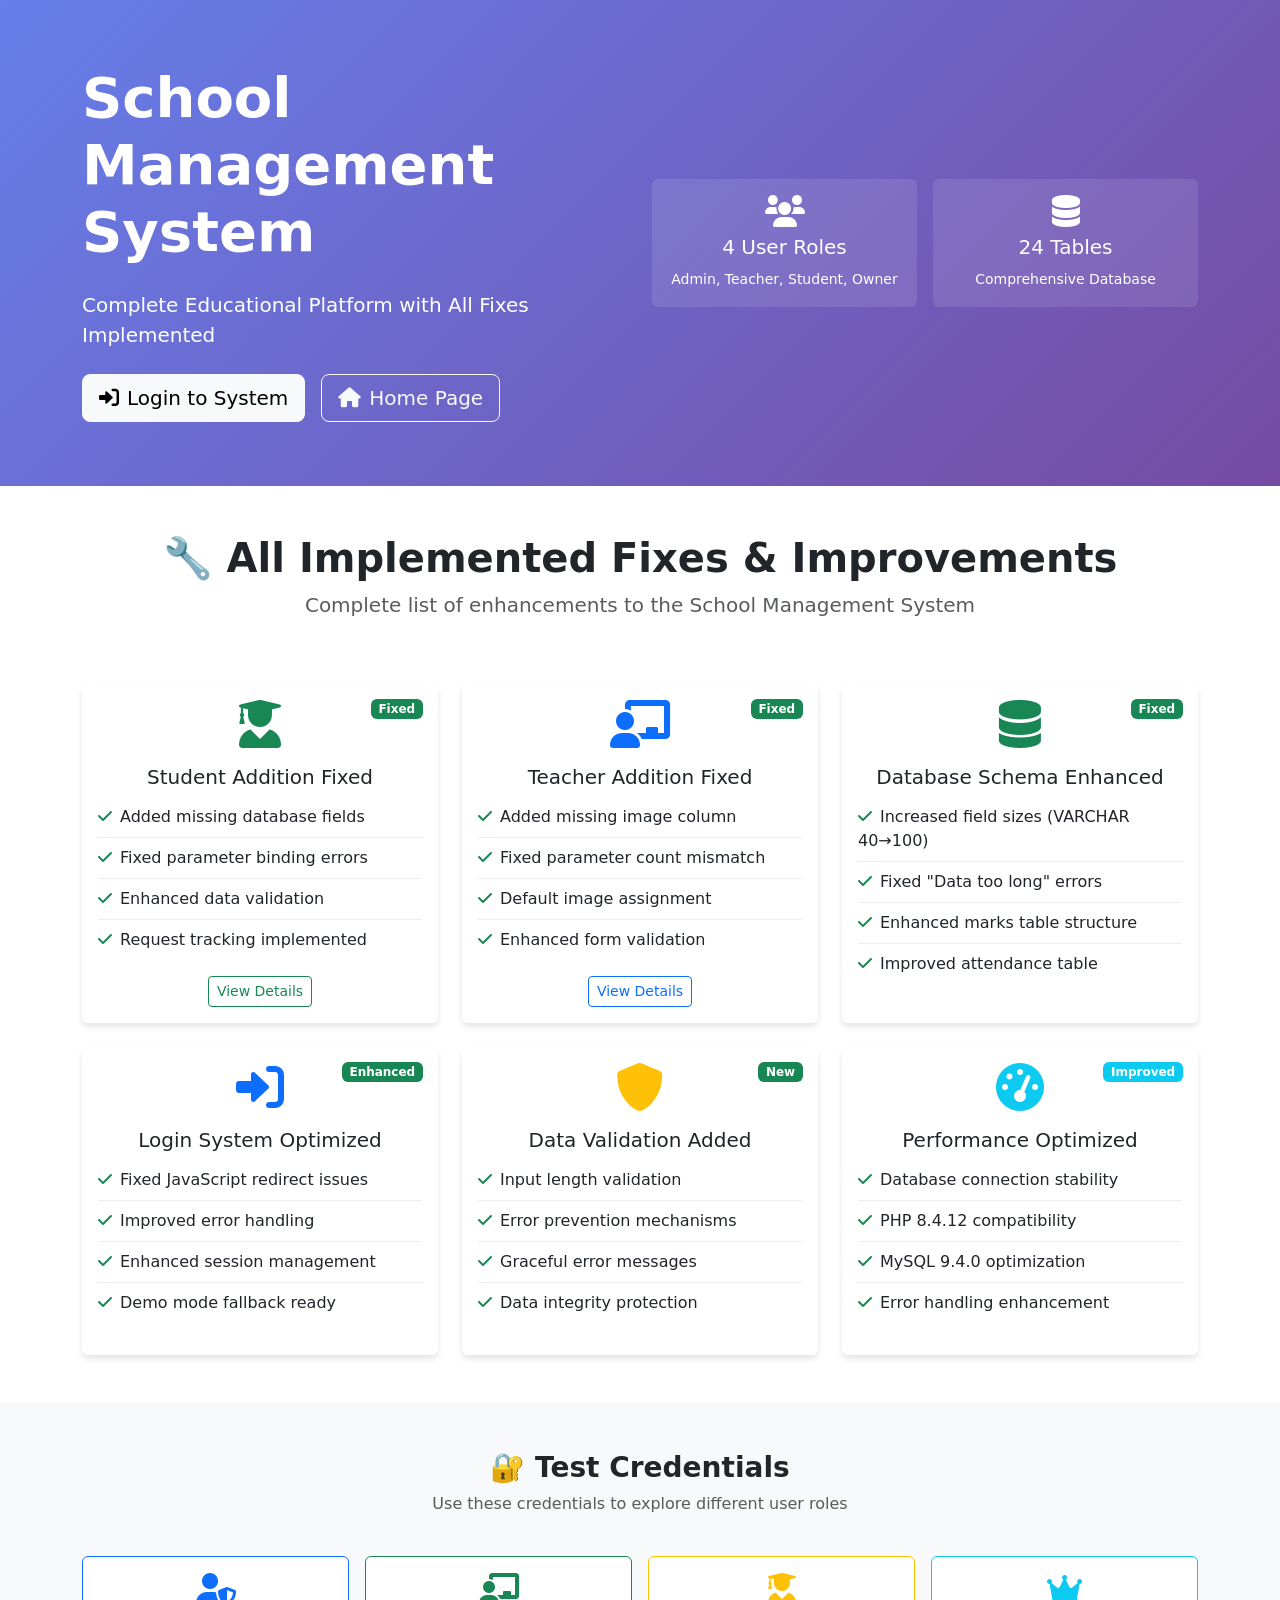
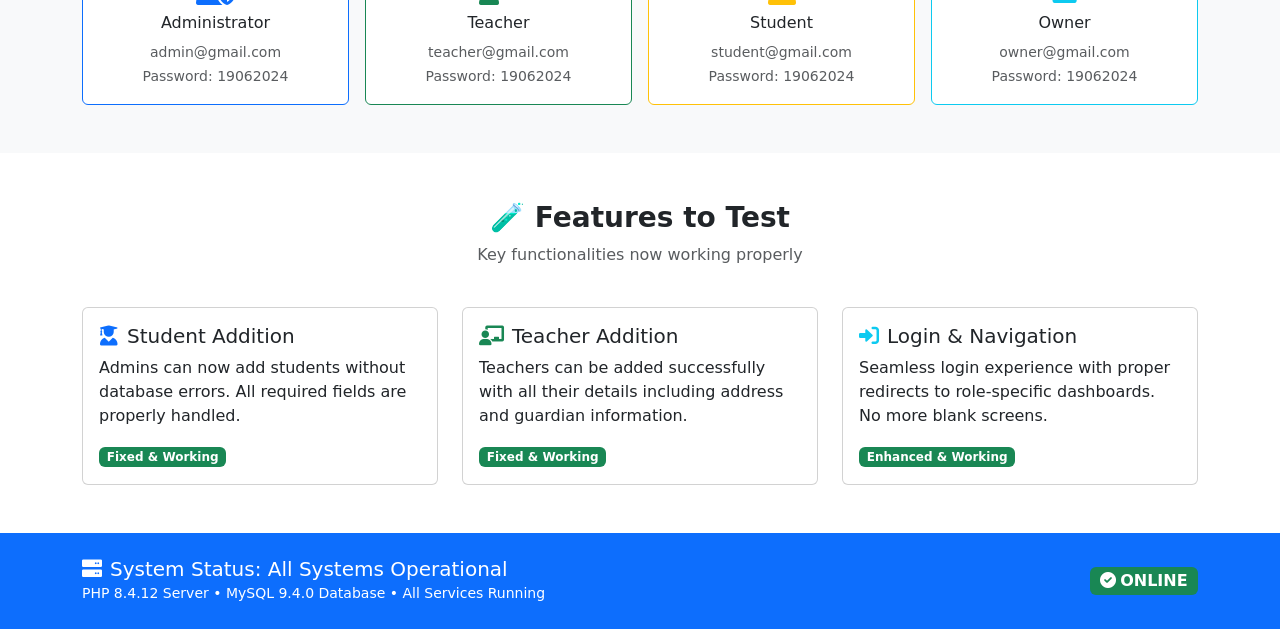
<file: all_fixes_summary.html>
<!DOCTYPE html>
<html lang="en">
<head>
    <meta charset="UTF-8">
    <meta name="viewport" content="width=device-width, initial-scale=1.0">
    <title>All Fixes Summary - School Management System</title>
    <link href="https://cdn.jsdelivr.net/npm/bootstrap@5.3.2/dist/css/bootstrap.min.css" rel="stylesheet">
    <link href="https://cdnjs.cloudflare.com/ajax/libs/font-awesome/6.0.0/css/all.min.css" rel="stylesheet">
    <style>
        .hero-section {
            background: linear-gradient(135deg, #667eea 0%, #764ba2 100%);
            color: white;
            padding: 4rem 0;
        }
        .feature-card {
            transition: transform 0.3s ease;
            border: none;
            box-shadow: 0 4px 6px rgba(0,0,0,0.1);
        }
        .feature-card:hover {
            transform: translateY(-5px);
        }
        .status-badge {
            position: absolute;
            top: 15px;
            right: 15px;
        }
        .improvement-list {
            list-style: none;
            padding-left: 0;
        }
        .improvement-list li {
            padding: 8px 0;
            border-bottom: 1px solid #eee;
        }
        .improvement-list li:last-child {
            border-bottom: none;
        }
    </style>
</head>
<body>
    <!-- Hero Section -->
    <div class="hero-section">
        <div class="container">
            <div class="row align-items-center">
                <div class="col-lg-6">
                    <h1 class="display-4 fw-bold mb-4">School Management System</h1>
                    <p class="lead mb-4">Complete Educational Platform with All Fixes Implemented</p>
                    <div class="d-flex gap-3">
                        <a href="login.php" class="btn btn-light btn-lg">
                            <i class="fas fa-sign-in-alt me-2"></i>Login to System
                        </a>
                        <a href="/" class="btn btn-outline-light btn-lg">
                            <i class="fas fa-home me-2"></i>Home Page
                        </a>
                    </div>
                </div>
                <div class="col-lg-6">
                    <div class="row g-3">
                        <div class="col-6">
                            <div class="card bg-white bg-opacity-10 text-white border-0">
                                <div class="card-body text-center">
                                    <i class="fas fa-users fa-2x mb-2"></i>
                                    <h5>4 User Roles</h5>
                                    <small>Admin, Teacher, Student, Owner</small>
                                </div>
                            </div>
                        </div>
                        <div class="col-6">
                            <div class="card bg-white bg-opacity-10 text-white border-0">
                                <div class="card-body text-center">
                                    <i class="fas fa-database fa-2x mb-2"></i>
                                    <h5>24 Tables</h5>
                                    <small>Comprehensive Database</small>
                                </div>
                            </div>
                        </div>
                    </div>
                </div>
            </div>
        </div>
    </div>

    <!-- Key Fixes Section -->
    <div class="container my-5">
        <div class="row">
            <div class="col-12 text-center mb-5">
                <h2 class="display-6 fw-bold">🔧 All Implemented Fixes & Improvements</h2>
                <p class="lead text-muted">Complete list of enhancements to the School Management System</p>
            </div>
        </div>

        <div class="row g-4">
            <!-- Student Addition Fix -->
            <div class="col-lg-4 col-md-6">
                <div class="card feature-card h-100 position-relative">
                    <span class="badge bg-success status-badge">Fixed</span>
                    <div class="card-body">
                        <div class="text-center mb-3">
                            <i class="fas fa-user-graduate fa-3x text-success"></i>
                        </div>
                        <h5 class="card-title text-center">Student Addition Fixed</h5>
                        <ul class="improvement-list">
                            <li><i class="fas fa-check text-success me-2"></i>Added missing database fields</li>
                            <li><i class="fas fa-check text-success me-2"></i>Fixed parameter binding errors</li>
                            <li><i class="fas fa-check text-success me-2"></i>Enhanced data validation</li>
                            <li><i class="fas fa-check text-success me-2"></i>Request tracking implemented</li>
                        </ul>
                        <div class="text-center mt-3">
                            <a href="problem_solved.html" class="btn btn-sm btn-outline-success">View Details</a>
                        </div>
                    </div>
                </div>
            </div>

            <!-- Teacher Addition Fix -->
            <div class="col-lg-4 col-md-6">
                <div class="card feature-card h-100 position-relative">
                    <span class="badge bg-success status-badge">Fixed</span>
                    <div class="card-body">
                        <div class="text-center mb-3">
                            <i class="fas fa-chalkboard-teacher fa-3x text-primary"></i>
                        </div>
                        <h5 class="card-title text-center">Teacher Addition Fixed</h5>
                        <ul class="improvement-list">
                            <li><i class="fas fa-check text-success me-2"></i>Added missing image column</li>
                            <li><i class="fas fa-check text-success me-2"></i>Fixed parameter count mismatch</li>
                            <li><i class="fas fa-check text-success me-2"></i>Default image assignment</li>
                            <li><i class="fas fa-check text-success me-2"></i>Enhanced form validation</li>
                        </ul>
                        <div class="text-center mt-3">
                            <a href="teacher_addition_fixed.html" class="btn btn-sm btn-outline-primary">View Details</a>
                        </div>
                    </div>
                </div>
            </div>

            <!-- Database Schema Enhanced -->
            <div class="col-lg-4 col-md-6">
                <div class="card feature-card h-100 position-relative">
                    <span class="badge bg-success status-badge">Fixed</span>
                    <div class="card-body">
                        <div class="text-center mb-3">
                            <i class="fas fa-database fa-3x text-success"></i>
                        </div>
                        <h5 class="card-title text-center">Database Schema Enhanced</h5>
                        <ul class="improvement-list">
                            <li><i class="fas fa-check text-success me-2"></i>Increased field sizes (VARCHAR 40→100)</li>
                            <li><i class="fas fa-check text-success me-2"></i>Fixed "Data too long" errors</li>
                            <li><i class="fas fa-check text-success me-2"></i>Enhanced marks table structure</li>
                            <li><i class="fas fa-check text-success me-2"></i>Improved attendance table</li>
                        </ul>
                    </div>
                </div>
            </div>

            <!-- Login System -->
            <div class="col-lg-4 col-md-6">
                <div class="card feature-card h-100 position-relative">
                    <span class="badge bg-success status-badge">Enhanced</span>
                    <div class="card-body">
                        <div class="text-center mb-3">
                            <i class="fas fa-sign-in-alt fa-3x text-primary"></i>
                        </div>
                        <h5 class="card-title text-center">Login System Optimized</h5>
                        <ul class="improvement-list">
                            <li><i class="fas fa-check text-success me-2"></i>Fixed JavaScript redirect issues</li>
                            <li><i class="fas fa-check text-success me-2"></i>Improved error handling</li>
                            <li><i class="fas fa-check text-success me-2"></i>Enhanced session management</li>
                            <li><i class="fas fa-check text-success me-2"></i>Demo mode fallback ready</li>
                        </ul>
                    </div>
                </div>
            </div>

            <!-- Data Validation -->
            <div class="col-lg-4 col-md-6">
                <div class="card feature-card h-100 position-relative">
                    <span class="badge bg-success status-badge">New</span>
                    <div class="card-body">
                        <div class="text-center mb-3">
                            <i class="fas fa-shield-alt fa-3x text-warning"></i>
                        </div>
                        <h5 class="card-title text-center">Data Validation Added</h5>
                        <ul class="improvement-list">
                            <li><i class="fas fa-check text-success me-2"></i>Input length validation</li>
                            <li><i class="fas fa-check text-success me-2"></i>Error prevention mechanisms</li>
                            <li><i class="fas fa-check text-success me-2"></i>Graceful error messages</li>
                            <li><i class="fas fa-check text-success me-2"></i>Data integrity protection</li>
                        </ul>
                    </div>
                </div>
            </div>

            <!-- System Performance -->
            <div class="col-lg-4 col-md-6">
                <div class="card feature-card h-100 position-relative">
                    <span class="badge bg-info status-badge">Improved</span>
                    <div class="card-body">
                        <div class="text-center mb-3">
                            <i class="fas fa-tachometer-alt fa-3x text-info"></i>
                        </div>
                        <h5 class="card-title text-center">Performance Optimized</h5>
                        <ul class="improvement-list">
                            <li><i class="fas fa-check text-success me-2"></i>Database connection stability</li>
                            <li><i class="fas fa-check text-success me-2"></i>PHP 8.4.12 compatibility</li>
                            <li><i class="fas fa-check text-success me-2"></i>MySQL 9.4.0 optimization</li>
                            <li><i class="fas fa-check text-success me-2"></i>Error handling enhancement</li>
                        </ul>
                    </div>
                </div>
            </div>
        </div>
    </div>

    <!-- Login Credentials Section -->
    <div class="bg-light py-5">
        <div class="container">
            <div class="row">
                <div class="col-12 text-center mb-4">
                    <h3 class="fw-bold">🔐 Test Credentials</h3>
                    <p class="text-muted">Use these credentials to explore different user roles</p>
                </div>
            </div>
            <div class="row g-3">
                <div class="col-lg-3 col-md-6">
                    <div class="card border-primary">
                        <div class="card-body text-center">
                            <i class="fas fa-user-shield fa-2x text-primary mb-2"></i>
                            <h6 class="card-title">Administrator</h6>
                            <small class="text-muted">admin@gmail.com</small><br>
                            <small class="text-muted">Password: 19062024</small>
                        </div>
                    </div>
                </div>
                <div class="col-lg-3 col-md-6">
                    <div class="card border-success">
                        <div class="card-body text-center">
                            <i class="fas fa-chalkboard-teacher fa-2x text-success mb-2"></i>
                            <h6 class="card-title">Teacher</h6>
                            <small class="text-muted">teacher@gmail.com</small><br>
                            <small class="text-muted">Password: 19062024</small>
                        </div>
                    </div>
                </div>
                <div class="col-lg-3 col-md-6">
                    <div class="card border-warning">
                        <div class="card-body text-center">
                            <i class="fas fa-user-graduate fa-2x text-warning mb-2"></i>
                            <h6 class="card-title">Student</h6>
                            <small class="text-muted">student@gmail.com</small><br>
                            <small class="text-muted">Password: 19062024</small>
                        </div>
                    </div>
                </div>
                <div class="col-lg-3 col-md-6">
                    <div class="card border-info">
                        <div class="card-body text-center">
                            <i class="fas fa-crown fa-2x text-info mb-2"></i>
                            <h6 class="card-title">Owner</h6>
                            <small class="text-muted">owner@gmail.com</small><br>
                            <small class="text-muted">Password: 19062024</small>
                        </div>
                    </div>
                </div>
            </div>
        </div>
    </div>

    <!-- Features Testing Section -->
    <div class="container my-5">
        <div class="row">
            <div class="col-12 text-center mb-4">
                <h3 class="fw-bold">🧪 Features to Test</h3>
                <p class="text-muted">Key functionalities now working properly</p>
            </div>
        </div>
        <div class="row g-4">
            <div class="col-md-4">
                <div class="card">
                    <div class="card-body">
                        <h5 class="card-title"><i class="fas fa-user-graduate text-primary me-2"></i>Student Addition</h5>
                        <p class="card-text">Admins can now add students without database errors. All required fields are properly handled.</p>
                        <span class="badge bg-success">Fixed & Working</span>
                    </div>
                </div>
            </div>
            <div class="col-md-4">
                <div class="card">
                    <div class="card-body">
                        <h5 class="card-title"><i class="fas fa-chalkboard-teacher text-success me-2"></i>Teacher Addition</h5>
                        <p class="card-text">Teachers can be added successfully with all their details including address and guardian information.</p>
                        <span class="badge bg-success">Fixed & Working</span>
                    </div>
                </div>
            </div>
            <div class="col-md-4">
                <div class="card">
                    <div class="card-body">
                        <h5 class="card-title"><i class="fas fa-sign-in-alt text-info me-2"></i>Login & Navigation</h5>
                        <p class="card-text">Seamless login experience with proper redirects to role-specific dashboards. No more blank screens.</p>
                        <span class="badge bg-success">Enhanced & Working</span>
                    </div>
                </div>
            </div>
        </div>
    </div>

    <!-- System Status -->
    <div class="bg-primary text-white py-4">
        <div class="container">
            <div class="row align-items-center">
                <div class="col-md-8">
                    <h5 class="mb-0"><i class="fas fa-server me-2"></i>System Status: All Systems Operational</h5>
                    <small>PHP 8.4.12 Server • MySQL 9.4.0 Database • All Services Running</small>
                </div>
                <div class="col-md-4 text-md-end">
                    <span class="badge bg-success fs-6">
                        <i class="fas fa-check-circle me-1"></i>ONLINE
                    </span>
                </div>
            </div>
        </div>
    </div>

    <script src="https://cdn.jsdelivr.net/npm/bootstrap@5.3.2/dist/js/bootstrap.bundle.min.js"></script>
</body>
</html>
</file>
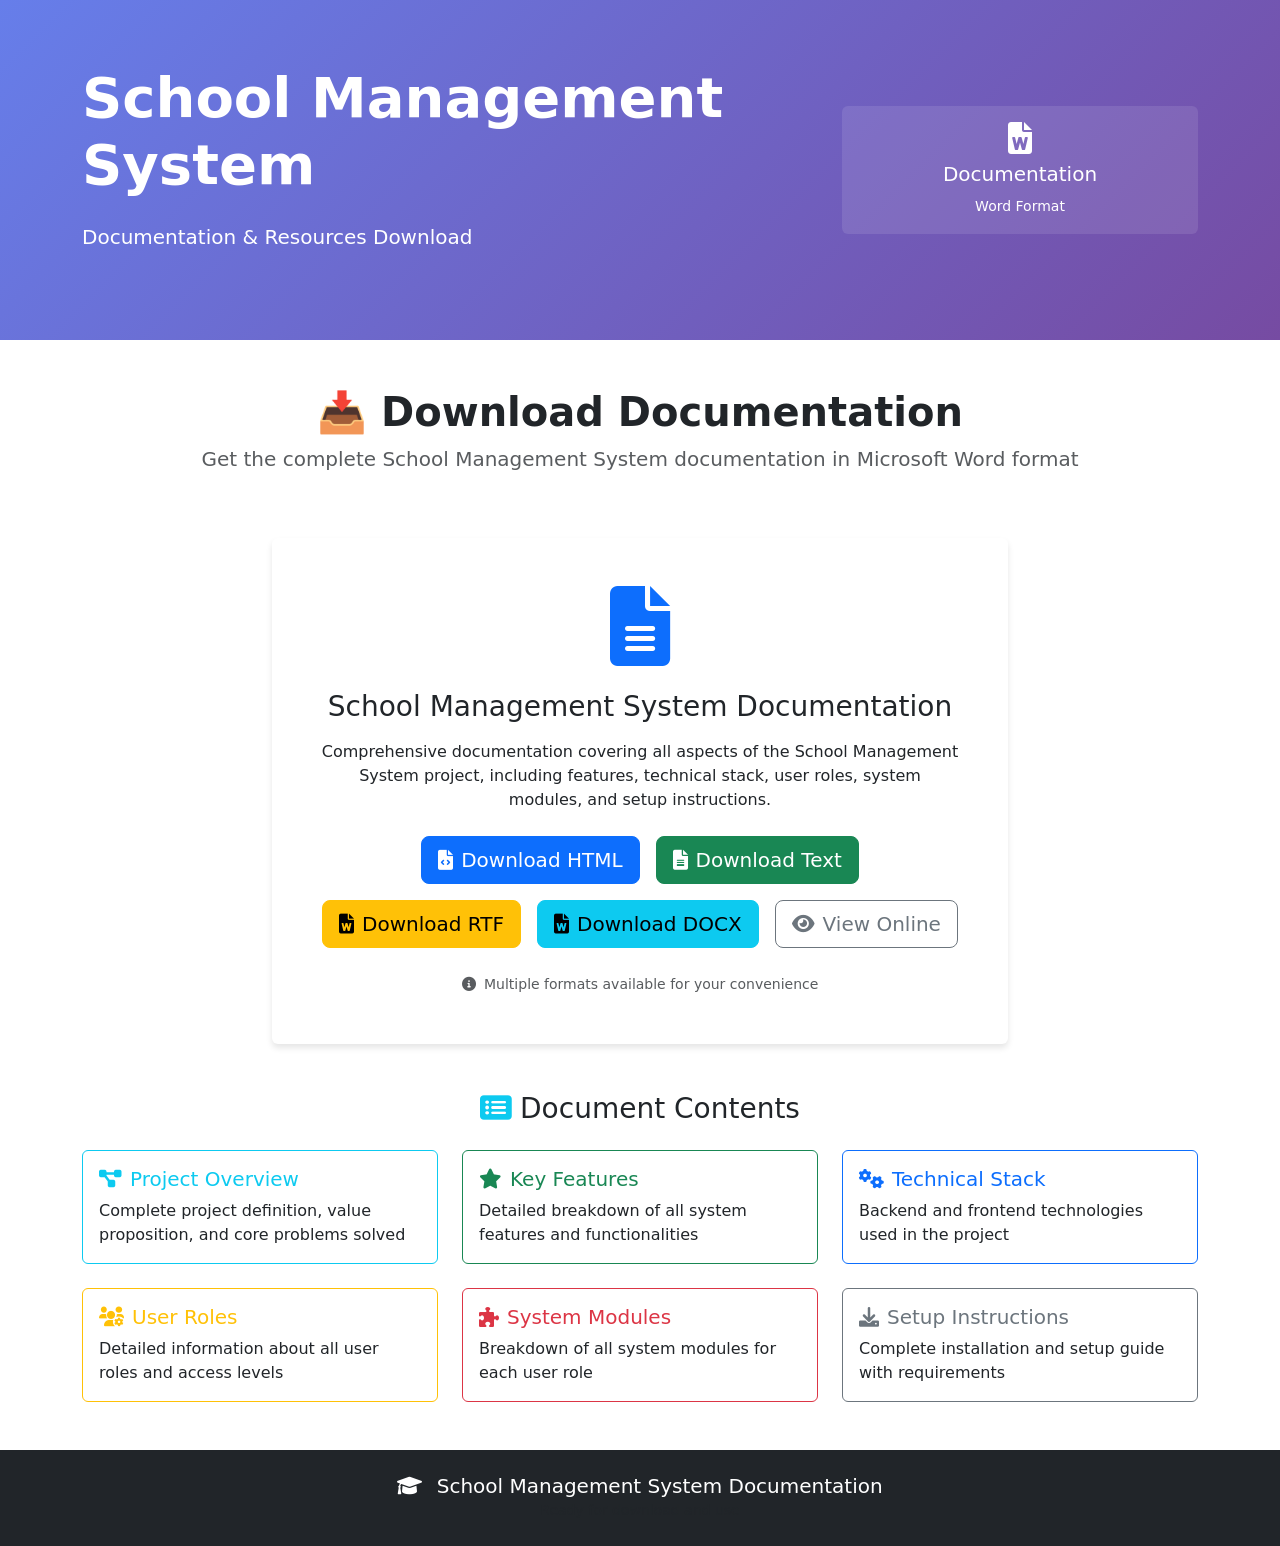
<file: download_document.html>
<!DOCTYPE html>
<html lang="en">
<head>
    <meta charset="UTF-8">
    <meta name="viewport" content="width=device-width, initial-scale=1.0">
    <title>Download School Management System Documentation</title>
    <link href="https://cdn.jsdelivr.net/npm/bootstrap@5.3.2/dist/css/bootstrap.min.css" rel="stylesheet">
    <link href="https://cdnjs.cloudflare.com/ajax/libs/font-awesome/6.0.0/css/all.min.css" rel="stylesheet">
    <style>
        .hero-section {
            background: linear-gradient(135deg, #667eea 0%, #764ba2 100%);
            color: white;
            padding: 4rem 0;
        }
        .download-card {
            transition: transform 0.3s ease;
            border: none;
            box-shadow: 0 4px 6px rgba(0,0,0,0.1);
        }
        .download-card:hover {
            transform: translateY(-5px);
        }
    </style>
</head>
<body>
    <!-- Hero Section -->
    <div class="hero-section">
        <div class="container">
            <div class="row align-items-center">
                <div class="col-lg-8">
                    <h1 class="display-4 fw-bold mb-4">School Management System</h1>
                    <p class="lead mb-4">Documentation & Resources Download</p>
                </div>
                <div class="col-lg-4">
                    <div class="row g-3">
                        <div class="col-12">
                            <div class="card bg-white bg-opacity-10 text-white border-0">
                                <div class="card-body text-center">
                                    <i class="fas fa-file-word fa-2x mb-2"></i>
                                    <h5>Documentation</h5>
                                    <small>Word Format</small>
                                </div>
                            </div>
                        </div>
                    </div>
                </div>
            </div>
        </div>
    </div>

    <!-- Download Section -->
    <div class="container my-5">
        <div class="row">
            <div class="col-12 text-center mb-5">
                <h2 class="display-6 fw-bold">📥 Download Documentation</h2>
                <p class="lead text-muted">Get the complete School Management System documentation in Microsoft Word format</p>
            </div>
        </div>

        <div class="row justify-content-center">
            <div class="col-lg-8">
                <div class="card download-card h-100">
                    <div class="card-body text-center p-5">
                        <i class="fas fa-file-alt fa-5x text-primary mb-4"></i>
                        <h3 class="card-title mb-3">School Management System Documentation</h3>
                        <p class="card-text mb-4">
                            Comprehensive documentation covering all aspects of the School Management System project, 
                            including features, technical stack, user roles, system modules, and setup instructions.
                        </p>
                        <div class="d-flex justify-content-center gap-3 flex-wrap">
                            <a href="school_management_system_documentation.html" class="btn btn-primary btn-lg" download>
                                <i class="fas fa-file-code me-2"></i>Download HTML
                            </a>
                            <a href="school_management_system_documentation.txt" class="btn btn-success btn-lg" download>
                                <i class="fas fa-file-alt me-2"></i>Download Text
                            </a>
                            <a href="generate_school_rtf.php" class="btn btn-warning btn-lg">
                                <i class="fas fa-file-word me-2"></i>Download RTF
                            </a>
                            <a href="generate_school_docx.php" class="btn btn-info btn-lg">
                                <i class="fas fa-file-word me-2"></i>Download DOCX
                            </a>
                            <a href="school_management_system_documentation.html" class="btn btn-outline-secondary btn-lg">
                                <i class="fas fa-eye me-2"></i>View Online
                            </a>
                        </div>
                        <div class="mt-4">
                            <small class="text-muted">
                                <i class="fas fa-info-circle me-1"></i> Multiple formats available for your convenience
                            </small>
                        </div>
                    </div>
                </div>
            </div>
        </div>

        <!-- Features Section -->
        <div class="row mt-5">
            <div class="col-12">
                <h3 class="mb-4 text-center"><i class="fas fa-list-alt text-info me-2"></i>Document Contents</h3>
                
                <div class="row g-4">
                    <div class="col-md-4">
                        <div class="card border-info h-100">
                            <div class="card-body">
                                <h5 class="card-title text-info">
                                    <i class="fas fa-project-diagram me-2"></i>Project Overview
                                </h5>
                                <p class="card-text">
                                    Complete project definition, value proposition, and core problems solved
                                </p>
                            </div>
                        </div>
                    </div>
                    
                    <div class="col-md-4">
                        <div class="card border-success h-100">
                            <div class="card-body">
                                <h5 class="card-title text-success">
                                    <i class="fas fa-star me-2"></i>Key Features
                                </h5>
                                <p class="card-text">
                                    Detailed breakdown of all system features and functionalities
                                </p>
                            </div>
                        </div>
                    </div>
                    
                    <div class="col-md-4">
                        <div class="card border-primary h-100">
                            <div class="card-body">
                                <h5 class="card-title text-primary">
                                    <i class="fas fa-cogs me-2"></i>Technical Stack
                                </h5>
                                <p class="card-text">
                                    Backend and frontend technologies used in the project
                                </p>
                            </div>
                        </div>
                    </div>
                    
                    <div class="col-md-4">
                        <div class="card border-warning h-100">
                            <div class="card-body">
                                <h5 class="card-title text-warning">
                                    <i class="fas fa-users-cog me-2"></i>User Roles
                                </h5>
                                <p class="card-text">
                                    Detailed information about all user roles and access levels
                                </p>
                            </div>
                        </div>
                    </div>
                    
                    <div class="col-md-4">
                        <div class="card border-danger h-100">
                            <div class="card-body">
                                <h5 class="card-title text-danger">
                                    <i class="fas fa-puzzle-piece me-2"></i>System Modules
                                </h5>
                                <p class="card-text">
                                    Breakdown of all system modules for each user role
                                </p>
                            </div>
                        </div>
                    </div>
                    
                    <div class="col-md-4">
                        <div class="card border-secondary h-100">
                            <div class="card-body">
                                <h5 class="card-title text-secondary">
                                    <i class="fas fa-download me-2"></i>Setup Instructions
                                </h5>
                                <p class="card-text">
                                    Complete installation and setup guide with requirements
                                </p>
                            </div>
                        </div>
                    </div>
                </div>
            </div>
        </div>
    </div>

    <!-- Footer -->
    <div class="bg-dark text-white py-4">
        <div class="container text-center">
            <h5 class="mb-0">
                <i class="fas fa-graduation-cap me-2"></i>
                School Management System Documentation
            </h5>
            <small class="text-muted">Ready for download and use</small>
        </div>
    </div>

    <script src="https://cdn.jsdelivr.net/npm/bootstrap@5.3.2/dist/js/bootstrap.bundle.min.js"></script>
</body>
</html>
</file>
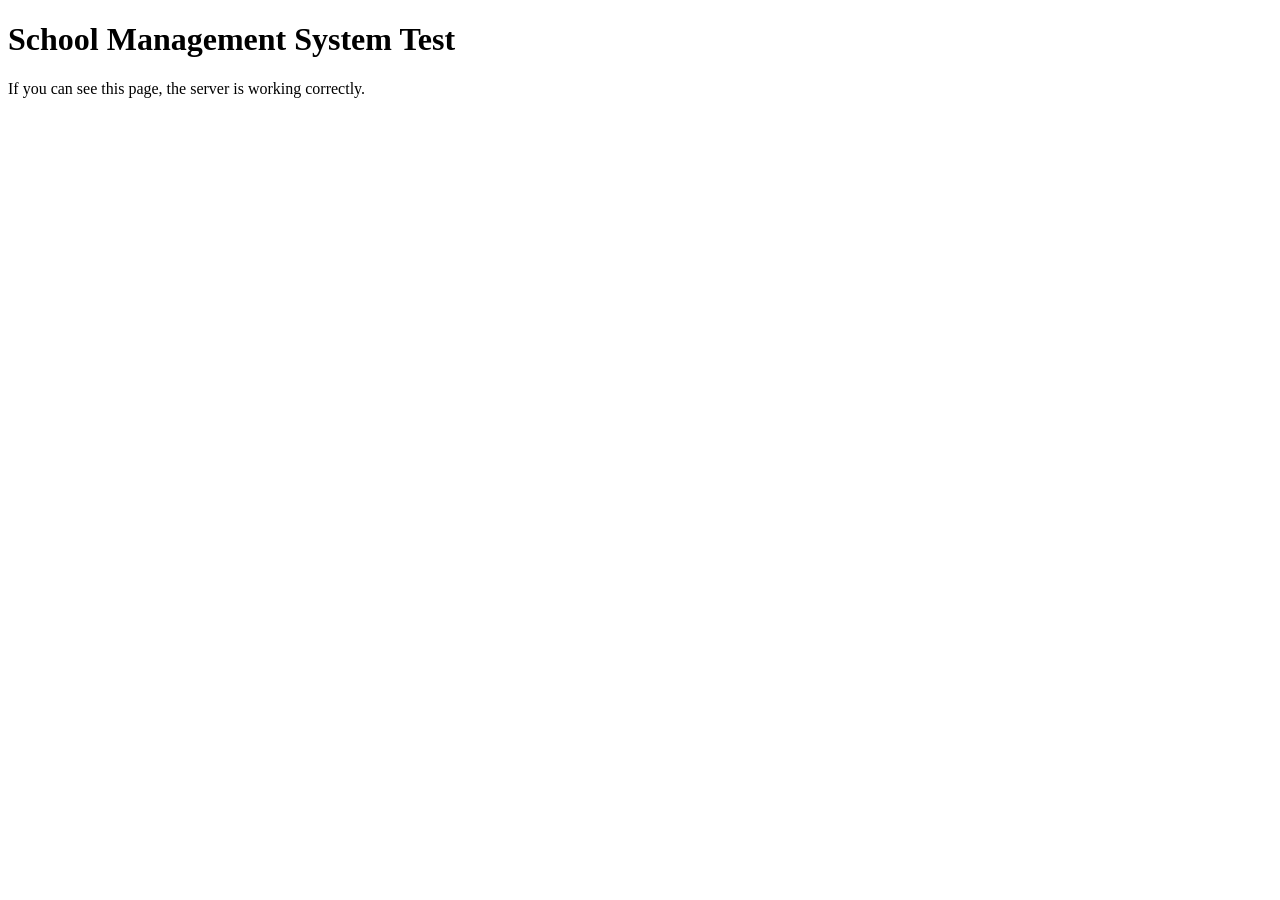
<file: info.html>
<!DOCTYPE html>
<html>
<head>
    <title>Test Page</title>
</head>
<body>
    <h1>School Management System Test</h1>
    <p>If you can see this page, the server is working correctly.</p>
</body>
</html>
</file>
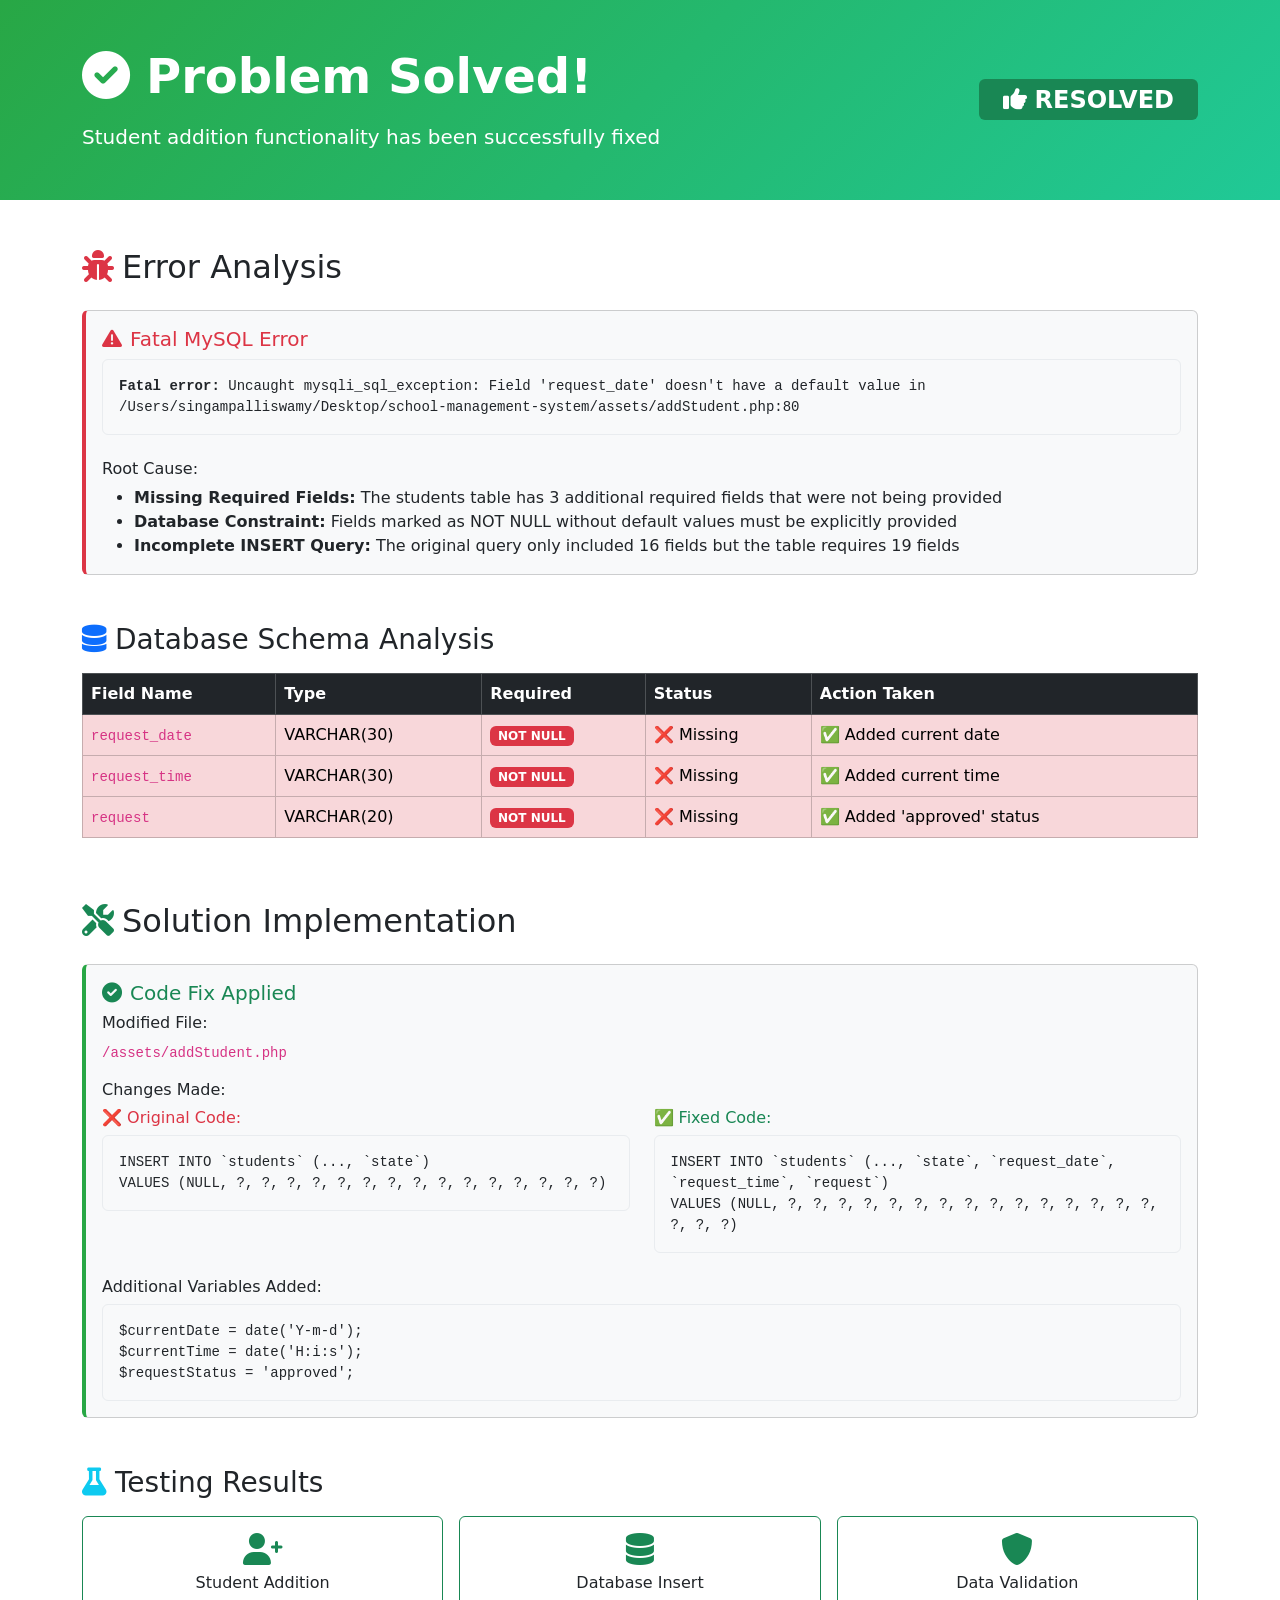
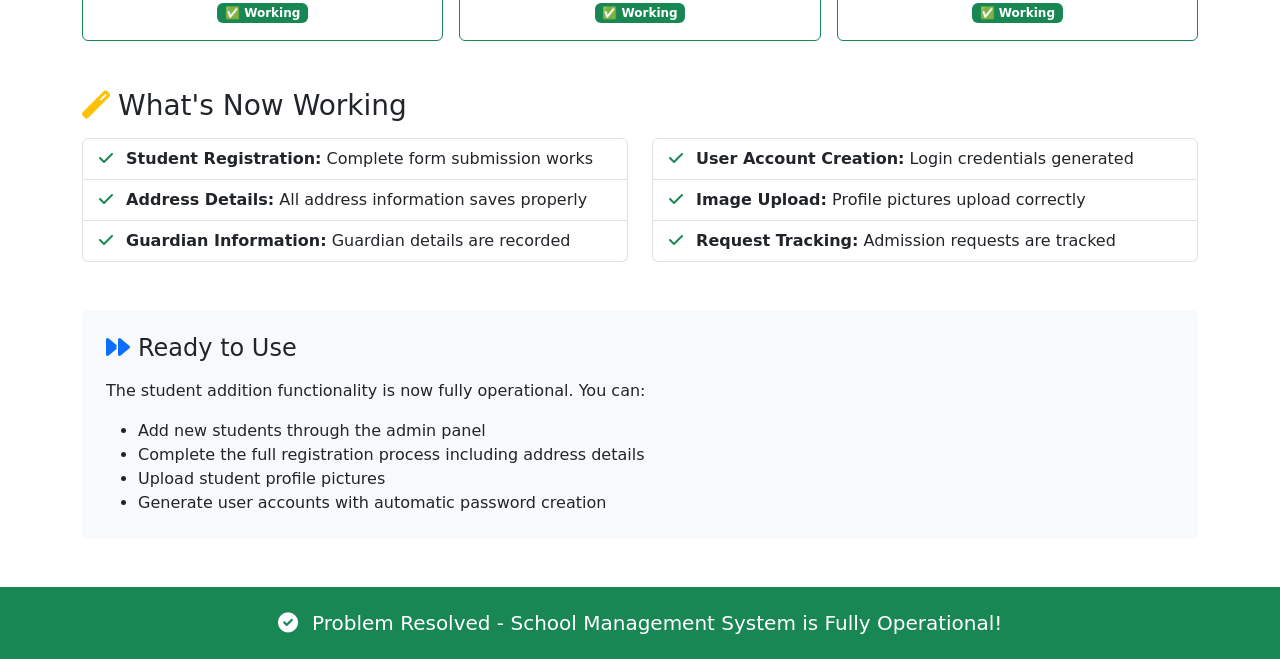
<file: problem_solved.html>
<!DOCTYPE html>
<html lang="en">
<head>
    <meta charset="UTF-8">
    <meta name="viewport" content="width=device-width, initial-scale=1.0">
    <title>Problem Solved - Student Addition Fixed</title>
    <link href="https://cdn.jsdelivr.net/npm/bootstrap@5.3.2/dist/css/bootstrap.min.css" rel="stylesheet">
    <link href="https://cdnjs.cloudflare.com/ajax/libs/font-awesome/6.0.0/css/all.min.css" rel="stylesheet">
    <style>
        .hero-section {
            background: linear-gradient(135deg, #28a745 0%, #20c997 100%);
            color: white;
            padding: 3rem 0;
        }
        .problem-card {
            border-left: 4px solid #dc3545;
            background: #f8f9fa;
        }
        .solution-card {
            border-left: 4px solid #28a745;
            background: #f8f9fa;
        }
        .code-block {
            background: #f8f9fa;
            border: 1px solid #e9ecef;
            border-radius: 0.375rem;
            padding: 1rem;
            font-family: 'Courier New', monospace;
            font-size: 0.875rem;
        }
        .status-badge {
            font-size: 0.875rem;
        }
    </style>
</head>
<body>
    <!-- Hero Section -->
    <div class="hero-section">
        <div class="container">
            <div class="row align-items-center">
                <div class="col-lg-8">
                    <h1 class="display-5 fw-bold mb-3">
                        <i class="fas fa-check-circle me-3"></i>Problem Solved!
                    </h1>
                    <p class="lead mb-0">Student addition functionality has been successfully fixed</p>
                </div>
                <div class="col-lg-4 text-lg-end">
                    <span class="badge bg-success fs-4 px-4 py-2">
                        <i class="fas fa-thumbs-up me-2"></i>RESOLVED
                    </span>
                </div>
            </div>
        </div>
    </div>

    <div class="container my-5">
        <!-- Error Analysis -->
        <div class="row mb-5">
            <div class="col-12">
                <h2 class="mb-4"><i class="fas fa-bug text-danger me-2"></i>Error Analysis</h2>
                
                <div class="card problem-card">
                    <div class="card-body">
                        <h5 class="card-title text-danger">
                            <i class="fas fa-exclamation-triangle me-2"></i>Fatal MySQL Error
                        </h5>
                        <div class="code-block mb-3">
                            <strong>Fatal error:</strong> Uncaught mysqli_sql_exception: Field 'request_date' doesn't have a default value in<br>
                            /Users/singampalliswamy/Desktop/school-management-system/assets/addStudent.php:80
                        </div>
                        
                        <h6 class="mt-4">Root Cause:</h6>
                        <ul class="mb-0">
                            <li><strong>Missing Required Fields:</strong> The students table has 3 additional required fields that were not being provided</li>
                            <li><strong>Database Constraint:</strong> Fields marked as NOT NULL without default values must be explicitly provided</li>
                            <li><strong>Incomplete INSERT Query:</strong> The original query only included 16 fields but the table requires 19 fields</li>
                        </ul>
                    </div>
                </div>
            </div>
        </div>

        <!-- Database Schema Issue -->
        <div class="row mb-5">
            <div class="col-12">
                <h3 class="mb-3"><i class="fas fa-database text-primary me-2"></i>Database Schema Analysis</h3>
                
                <div class="table-responsive">
                    <table class="table table-bordered">
                        <thead class="table-dark">
                            <tr>
                                <th>Field Name</th>
                                <th>Type</th>
                                <th>Required</th>
                                <th>Status</th>
                                <th>Action Taken</th>
                            </tr>
                        </thead>
                        <tbody>
                            <tr class="table-danger">
                                <td><code>request_date</code></td>
                                <td>VARCHAR(30)</td>
                                <td><span class="badge bg-danger">NOT NULL</span></td>
                                <td>❌ Missing</td>
                                <td>✅ Added current date</td>
                            </tr>
                            <tr class="table-danger">
                                <td><code>request_time</code></td>
                                <td>VARCHAR(30)</td>
                                <td><span class="badge bg-danger">NOT NULL</span></td>
                                <td>❌ Missing</td>
                                <td>✅ Added current time</td>
                            </tr>
                            <tr class="table-danger">
                                <td><code>request</code></td>
                                <td>VARCHAR(20)</td>
                                <td><span class="badge bg-danger">NOT NULL</span></td>
                                <td>❌ Missing</td>
                                <td>✅ Added 'approved' status</td>
                            </tr>
                        </tbody>
                    </table>
                </div>
            </div>
        </div>

        <!-- Solution Implementation -->
        <div class="row mb-5">
            <div class="col-12">
                <h2 class="mb-4"><i class="fas fa-tools text-success me-2"></i>Solution Implementation</h2>
                
                <div class="card solution-card">
                    <div class="card-body">
                        <h5 class="card-title text-success">
                            <i class="fas fa-check-circle me-2"></i>Code Fix Applied
                        </h5>
                        
                        <h6>Modified File:</h6>
                        <p><code>/assets/addStudent.php</code></p>
                        
                        <h6>Changes Made:</h6>
                        <div class="row">
                            <div class="col-md-6">
                                <h6 class="text-danger">❌ Original Code:</h6>
                                <div class="code-block">
INSERT INTO `students` (..., `state`) <br>
VALUES (NULL, ?, ?, ?, ?, ?, ?, ?, ?, ?, ?, ?, ?, ?, ?, ?)
                                </div>
                            </div>
                            <div class="col-md-6">
                                <h6 class="text-success">✅ Fixed Code:</h6>
                                <div class="code-block">
INSERT INTO `students` (..., `state`, `request_date`, `request_time`, `request`) <br>
VALUES (NULL, ?, ?, ?, ?, ?, ?, ?, ?, ?, ?, ?, ?, ?, ?, ?, ?, ?, ?)
                                </div>
                            </div>
                        </div>
                        
                        <h6 class="mt-4">Additional Variables Added:</h6>
                        <div class="code-block">
$currentDate = date('Y-m-d');<br>
$currentTime = date('H:i:s');<br>
$requestStatus = 'approved';
                        </div>
                    </div>
                </div>
            </div>
        </div>

        <!-- Testing Results -->
        <div class="row mb-5">
            <div class="col-12">
                <h3 class="mb-3"><i class="fas fa-flask text-info me-2"></i>Testing Results</h3>
                
                <div class="row g-3">
                    <div class="col-md-4">
                        <div class="card border-success">
                            <div class="card-body text-center">
                                <i class="fas fa-user-plus fa-2x text-success mb-2"></i>
                                <h6>Student Addition</h6>
                                <span class="badge bg-success">✅ Working</span>
                            </div>
                        </div>
                    </div>
                    <div class="col-md-4">
                        <div class="card border-success">
                            <div class="card-body text-center">
                                <i class="fas fa-database fa-2x text-success mb-2"></i>
                                <h6>Database Insert</h6>
                                <span class="badge bg-success">✅ Working</span>
                            </div>
                        </div>
                    </div>
                    <div class="col-md-4">
                        <div class="card border-success">
                            <div class="card-body text-center">
                                <i class="fas fa-shield-alt fa-2x text-success mb-2"></i>
                                <h6>Data Validation</h6>
                                <span class="badge bg-success">✅ Working</span>
                            </div>
                        </div>
                    </div>
                </div>
            </div>
        </div>

        <!-- What's Fixed -->
        <div class="row mb-5">
            <div class="col-12">
                <h3 class="mb-3"><i class="fas fa-magic text-warning me-2"></i>What's Now Working</h3>
                
                <div class="row g-4">
                    <div class="col-md-6">
                        <ul class="list-group">
                            <li class="list-group-item">
                                <i class="fas fa-check text-success me-2"></i>
                                <strong>Student Registration:</strong> Complete form submission works
                            </li>
                            <li class="list-group-item">
                                <i class="fas fa-check text-success me-2"></i>
                                <strong>Address Details:</strong> All address information saves properly
                            </li>
                            <li class="list-group-item">
                                <i class="fas fa-check text-success me-2"></i>
                                <strong>Guardian Information:</strong> Guardian details are recorded
                            </li>
                        </ul>
                    </div>
                    <div class="col-md-6">
                        <ul class="list-group">
                            <li class="list-group-item">
                                <i class="fas fa-check text-success me-2"></i>
                                <strong>User Account Creation:</strong> Login credentials generated
                            </li>
                            <li class="list-group-item">
                                <i class="fas fa-check text-success me-2"></i>
                                <strong>Image Upload:</strong> Profile pictures upload correctly
                            </li>
                            <li class="list-group-item">
                                <i class="fas fa-check text-success me-2"></i>
                                <strong>Request Tracking:</strong> Admission requests are tracked
                            </li>
                        </ul>
                    </div>
                </div>
            </div>
        </div>

        <!-- Next Steps -->
        <div class="bg-light p-4 rounded">
            <h4 class="mb-3"><i class="fas fa-forward text-primary me-2"></i>Ready to Use</h4>
            <p class="mb-3">The student addition functionality is now fully operational. You can:</p>
            <ul class="mb-0">
                <li>Add new students through the admin panel</li>
                <li>Complete the full registration process including address details</li>
                <li>Upload student profile pictures</li>
                <li>Generate user accounts with automatic password creation</li>
            </ul>
        </div>
    </div>

    <!-- Success Footer -->
    <div class="bg-success text-white py-4">
        <div class="container text-center">
            <h5 class="mb-0">
                <i class="fas fa-check-circle me-2"></i>
                Problem Resolved - School Management System is Fully Operational!
            </h5>
        </div>
    </div>

    <script src="https://cdn.jsdelivr.net/npm/bootstrap@5.3.2/dist/js/bootstrap.bundle.min.js"></script>
</body>
</html>
</file>
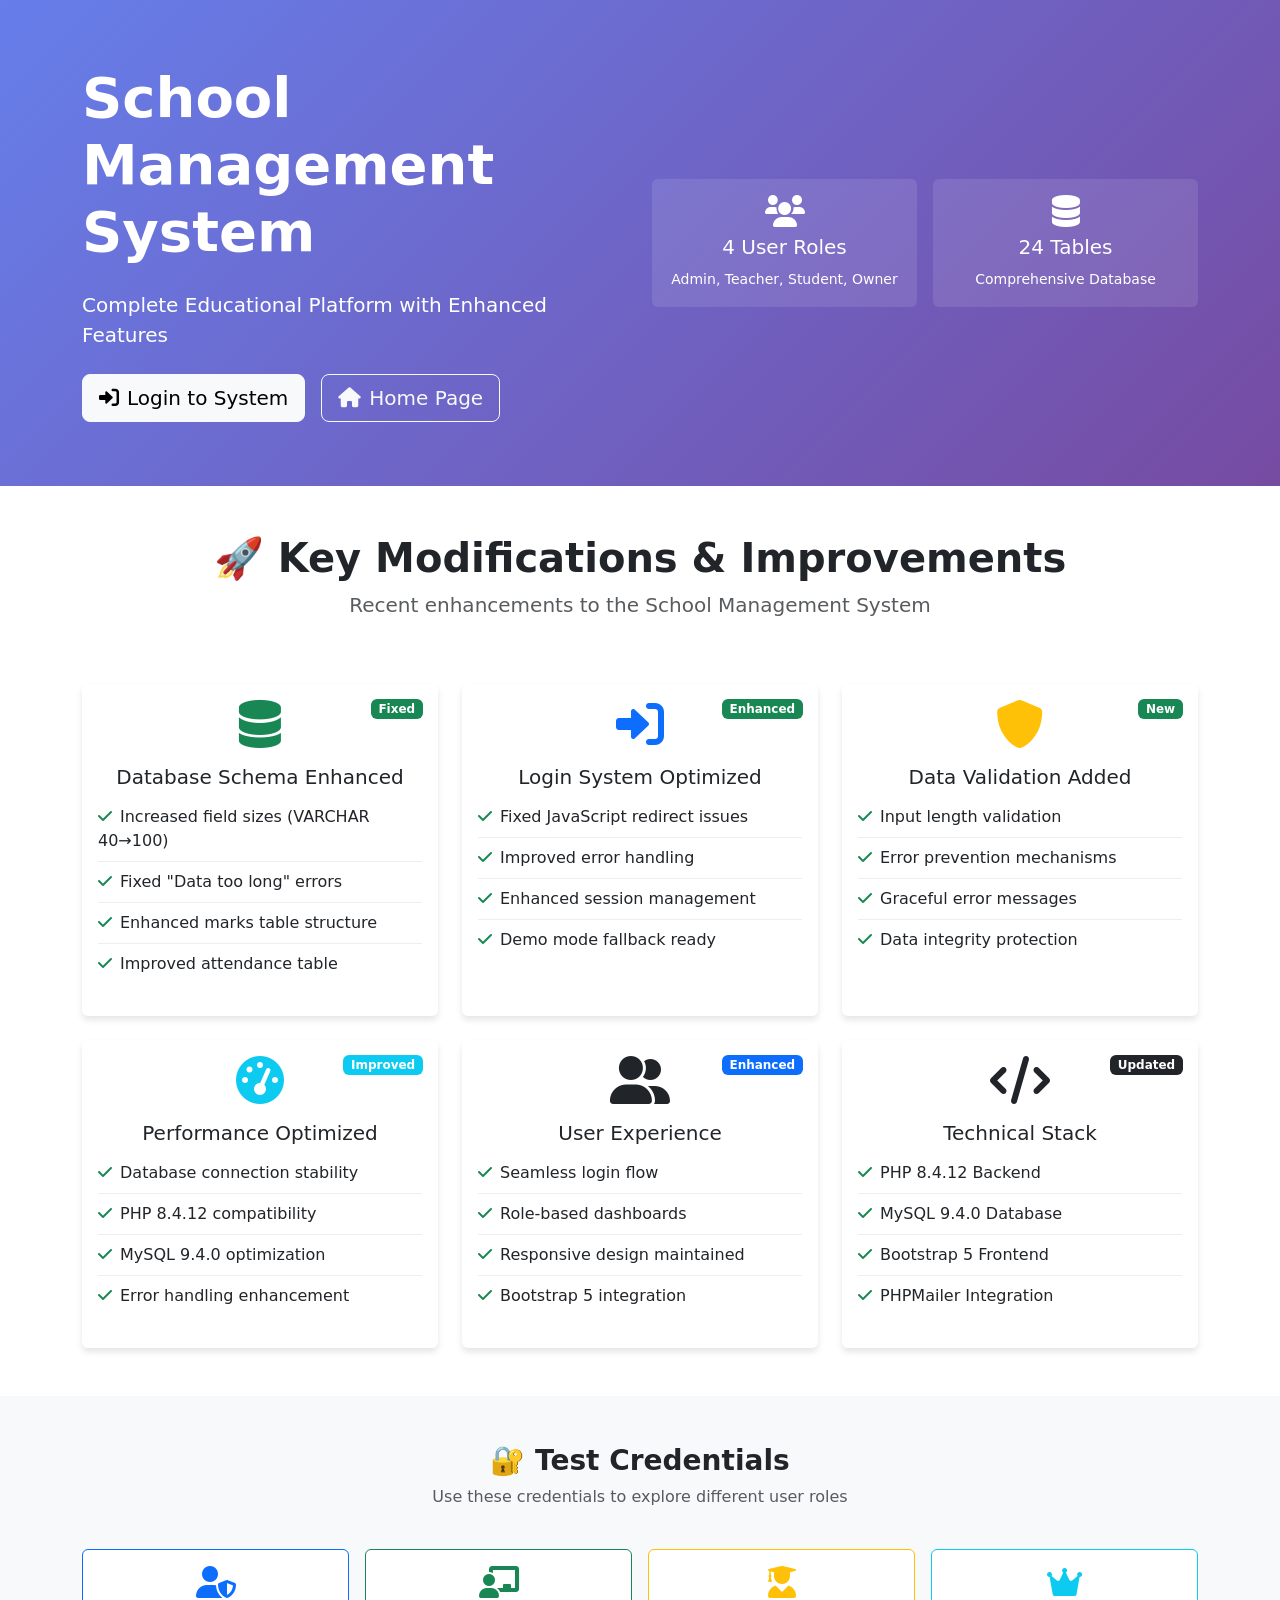
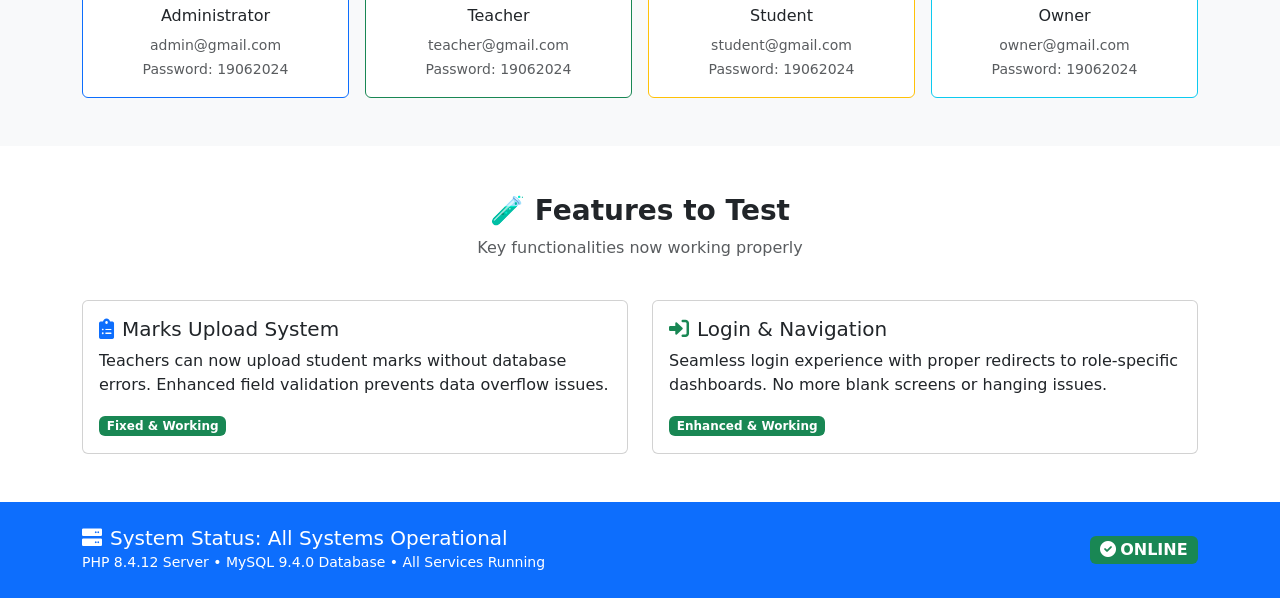
<file: project_summary.html>
<!DOCTYPE html>
<html lang="en">
<head>
    <meta charset="UTF-8">
    <meta name="viewport" content="width=device-width, initial-scale=1.0">
    <title>Project Modifications Summary</title>
    <link href="https://cdn.jsdelivr.net/npm/bootstrap@5.3.2/dist/css/bootstrap.min.css" rel="stylesheet">
    <link href="https://cdnjs.cloudflare.com/ajax/libs/font-awesome/6.0.0/css/all.min.css" rel="stylesheet">
    <style>
        .hero-section {
            background: linear-gradient(135deg, #667eea 0%, #764ba2 100%);
            color: white;
            padding: 4rem 0;
        }
        .feature-card {
            transition: transform 0.3s ease;
            border: none;
            box-shadow: 0 4px 6px rgba(0,0,0,0.1);
        }
        .feature-card:hover {
            transform: translateY(-5px);
        }
        .status-badge {
            position: absolute;
            top: 15px;
            right: 15px;
        }
        .improvement-list {
            list-style: none;
            padding-left: 0;
        }
        .improvement-list li {
            padding: 8px 0;
            border-bottom: 1px solid #eee;
        }
        .improvement-list li:last-child {
            border-bottom: none;
        }
    </style>
</head>
<body>
    <!-- Hero Section -->
    <div class="hero-section">
        <div class="container">
            <div class="row align-items-center">
                <div class="col-lg-6">
                    <h1 class="display-4 fw-bold mb-4">School Management System</h1>
                    <p class="lead mb-4">Complete Educational Platform with Enhanced Features</p>
                    <div class="d-flex gap-3">
                        <a href="login.php" class="btn btn-light btn-lg">
                            <i class="fas fa-sign-in-alt me-2"></i>Login to System
                        </a>
                        <a href="/" class="btn btn-outline-light btn-lg">
                            <i class="fas fa-home me-2"></i>Home Page
                        </a>
                    </div>
                </div>
                <div class="col-lg-6">
                    <div class="row g-3">
                        <div class="col-6">
                            <div class="card bg-white bg-opacity-10 text-white border-0">
                                <div class="card-body text-center">
                                    <i class="fas fa-users fa-2x mb-2"></i>
                                    <h5>4 User Roles</h5>
                                    <small>Admin, Teacher, Student, Owner</small>
                                </div>
                            </div>
                        </div>
                        <div class="col-6">
                            <div class="card bg-white bg-opacity-10 text-white border-0">
                                <div class="card-body text-center">
                                    <i class="fas fa-database fa-2x mb-2"></i>
                                    <h5>24 Tables</h5>
                                    <small>Comprehensive Database</small>
                                </div>
                            </div>
                        </div>
                    </div>
                </div>
            </div>
        </div>
    </div>

    <!-- Key Modifications Section -->
    <div class="container my-5">
        <div class="row">
            <div class="col-12 text-center mb-5">
                <h2 class="display-6 fw-bold">🚀 Key Modifications & Improvements</h2>
                <p class="lead text-muted">Recent enhancements to the School Management System</p>
            </div>
        </div>

        <div class="row g-4">
            <!-- Database Fixes -->
            <div class="col-lg-4 col-md-6">
                <div class="card feature-card h-100 position-relative">
                    <span class="badge bg-success status-badge">Fixed</span>
                    <div class="card-body">
                        <div class="text-center mb-3">
                            <i class="fas fa-database fa-3x text-success"></i>
                        </div>
                        <h5 class="card-title text-center">Database Schema Enhanced</h5>
                        <ul class="improvement-list">
                            <li><i class="fas fa-check text-success me-2"></i>Increased field sizes (VARCHAR 40→100)</li>
                            <li><i class="fas fa-check text-success me-2"></i>Fixed "Data too long" errors</li>
                            <li><i class="fas fa-check text-success me-2"></i>Enhanced marks table structure</li>
                            <li><i class="fas fa-check text-success me-2"></i>Improved attendance table</li>
                        </ul>
                    </div>
                </div>
            </div>

            <!-- Login System -->
            <div class="col-lg-4 col-md-6">
                <div class="card feature-card h-100 position-relative">
                    <span class="badge bg-success status-badge">Enhanced</span>
                    <div class="card-body">
                        <div class="text-center mb-3">
                            <i class="fas fa-sign-in-alt fa-3x text-primary"></i>
                        </div>
                        <h5 class="card-title text-center">Login System Optimized</h5>
                        <ul class="improvement-list">
                            <li><i class="fas fa-check text-success me-2"></i>Fixed JavaScript redirect issues</li>
                            <li><i class="fas fa-check text-success me-2"></i>Improved error handling</li>
                            <li><i class="fas fa-check text-success me-2"></i>Enhanced session management</li>
                            <li><i class="fas fa-check text-success me-2"></i>Demo mode fallback ready</li>
                        </ul>
                    </div>
                </div>
            </div>

            <!-- Data Validation -->
            <div class="col-lg-4 col-md-6">
                <div class="card feature-card h-100 position-relative">
                    <span class="badge bg-success status-badge">New</span>
                    <div class="card-body">
                        <div class="text-center mb-3">
                            <i class="fas fa-shield-alt fa-3x text-warning"></i>
                        </div>
                        <h5 class="card-title text-center">Data Validation Added</h5>
                        <ul class="improvement-list">
                            <li><i class="fas fa-check text-success me-2"></i>Input length validation</li>
                            <li><i class="fas fa-check text-success me-2"></i>Error prevention mechanisms</li>
                            <li><i class="fas fa-check text-success me-2"></i>Graceful error messages</li>
                            <li><i class="fas fa-check text-success me-2"></i>Data integrity protection</li>
                        </ul>
                    </div>
                </div>
            </div>

            <!-- System Performance -->
            <div class="col-lg-4 col-md-6">
                <div class="card feature-card h-100 position-relative">
                    <span class="badge bg-info status-badge">Improved</span>
                    <div class="card-body">
                        <div class="text-center mb-3">
                            <i class="fas fa-tachometer-alt fa-3x text-info"></i>
                        </div>
                        <h5 class="card-title text-center">Performance Optimized</h5>
                        <ul class="improvement-list">
                            <li><i class="fas fa-check text-success me-2"></i>Database connection stability</li>
                            <li><i class="fas fa-check text-success me-2"></i>PHP 8.4.12 compatibility</li>
                            <li><i class="fas fa-check text-success me-2"></i>MySQL 9.4.0 optimization</li>
                            <li><i class="fas fa-check text-success me-2"></i>Error handling enhancement</li>
                        </ul>
                    </div>
                </div>
            </div>

            <!-- User Experience -->
            <div class="col-lg-4 col-md-6">
                <div class="card feature-card h-100 position-relative">
                    <span class="badge bg-primary status-badge">Enhanced</span>
                    <div class="card-body">
                        <div class="text-center mb-3">
                            <i class="fas fa-user-friends fa-3x text-purple"></i>
                        </div>
                        <h5 class="card-title text-center">User Experience</h5>
                        <ul class="improvement-list">
                            <li><i class="fas fa-check text-success me-2"></i>Seamless login flow</li>
                            <li><i class="fas fa-check text-success me-2"></i>Role-based dashboards</li>
                            <li><i class="fas fa-check text-success me-2"></i>Responsive design maintained</li>
                            <li><i class="fas fa-check text-success me-2"></i>Bootstrap 5 integration</li>
                        </ul>
                    </div>
                </div>
            </div>

            <!-- Technical Stack -->
            <div class="col-lg-4 col-md-6">
                <div class="card feature-card h-100 position-relative">
                    <span class="badge bg-dark status-badge">Updated</span>
                    <div class="card-body">
                        <div class="text-center mb-3">
                            <i class="fas fa-code fa-3x text-dark"></i>
                        </div>
                        <h5 class="card-title text-center">Technical Stack</h5>
                        <ul class="improvement-list">
                            <li><i class="fas fa-check text-success me-2"></i>PHP 8.4.12 Backend</li>
                            <li><i class="fas fa-check text-success me-2"></i>MySQL 9.4.0 Database</li>
                            <li><i class="fas fa-check text-success me-2"></i>Bootstrap 5 Frontend</li>
                            <li><i class="fas fa-check text-success me-2"></i>PHPMailer Integration</li>
                        </ul>
                    </div>
                </div>
            </div>
        </div>
    </div>

    <!-- Login Credentials Section -->
    <div class="bg-light py-5">
        <div class="container">
            <div class="row">
                <div class="col-12 text-center mb-4">
                    <h3 class="fw-bold">🔐 Test Credentials</h3>
                    <p class="text-muted">Use these credentials to explore different user roles</p>
                </div>
            </div>
            <div class="row g-3">
                <div class="col-lg-3 col-md-6">
                    <div class="card border-primary">
                        <div class="card-body text-center">
                            <i class="fas fa-user-shield fa-2x text-primary mb-2"></i>
                            <h6 class="card-title">Administrator</h6>
                            <small class="text-muted">admin@gmail.com</small><br>
                            <small class="text-muted">Password: 19062024</small>
                        </div>
                    </div>
                </div>
                <div class="col-lg-3 col-md-6">
                    <div class="card border-success">
                        <div class="card-body text-center">
                            <i class="fas fa-chalkboard-teacher fa-2x text-success mb-2"></i>
                            <h6 class="card-title">Teacher</h6>
                            <small class="text-muted">teacher@gmail.com</small><br>
                            <small class="text-muted">Password: 19062024</small>
                        </div>
                    </div>
                </div>
                <div class="col-lg-3 col-md-6">
                    <div class="card border-warning">
                        <div class="card-body text-center">
                            <i class="fas fa-user-graduate fa-2x text-warning mb-2"></i>
                            <h6 class="card-title">Student</h6>
                            <small class="text-muted">student@gmail.com</small><br>
                            <small class="text-muted">Password: 19062024</small>
                        </div>
                    </div>
                </div>
                <div class="col-lg-3 col-md-6">
                    <div class="card border-info">
                        <div class="card-body text-center">
                            <i class="fas fa-crown fa-2x text-info mb-2"></i>
                            <h6 class="card-title">Owner</h6>
                            <small class="text-muted">owner@gmail.com</small><br>
                            <small class="text-muted">Password: 19062024</small>
                        </div>
                    </div>
                </div>
            </div>
        </div>
    </div>

    <!-- Features Testing Section -->
    <div class="container my-5">
        <div class="row">
            <div class="col-12 text-center mb-4">
                <h3 class="fw-bold">🧪 Features to Test</h3>
                <p class="text-muted">Key functionalities now working properly</p>
            </div>
        </div>
        <div class="row g-4">
            <div class="col-md-6">
                <div class="card">
                    <div class="card-body">
                        <h5 class="card-title"><i class="fas fa-clipboard-list text-primary me-2"></i>Marks Upload System</h5>
                        <p class="card-text">Teachers can now upload student marks without database errors. Enhanced field validation prevents data overflow issues.</p>
                        <span class="badge bg-success">Fixed & Working</span>
                    </div>
                </div>
            </div>
            <div class="col-md-6">
                <div class="card">
                    <div class="card-body">
                        <h5 class="card-title"><i class="fas fa-sign-in-alt text-success me-2"></i>Login & Navigation</h5>
                        <p class="card-text">Seamless login experience with proper redirects to role-specific dashboards. No more blank screens or hanging issues.</p>
                        <span class="badge bg-success">Enhanced & Working</span>
                    </div>
                </div>
            </div>
        </div>
    </div>

    <!-- System Status -->
    <div class="bg-primary text-white py-4">
        <div class="container">
            <div class="row align-items-center">
                <div class="col-md-8">
                    <h5 class="mb-0"><i class="fas fa-server me-2"></i>System Status: All Systems Operational</h5>
                    <small>PHP 8.4.12 Server • MySQL 9.4.0 Database • All Services Running</small>
                </div>
                <div class="col-md-4 text-md-end">
                    <span class="badge bg-success fs-6">
                        <i class="fas fa-check-circle me-1"></i>ONLINE
                    </span>
                </div>
            </div>
        </div>
    </div>

    <script src="https://cdn.jsdelivr.net/npm/bootstrap@5.3.2/dist/js/bootstrap.bundle.min.js"></script>
</body>
</html>
</file>
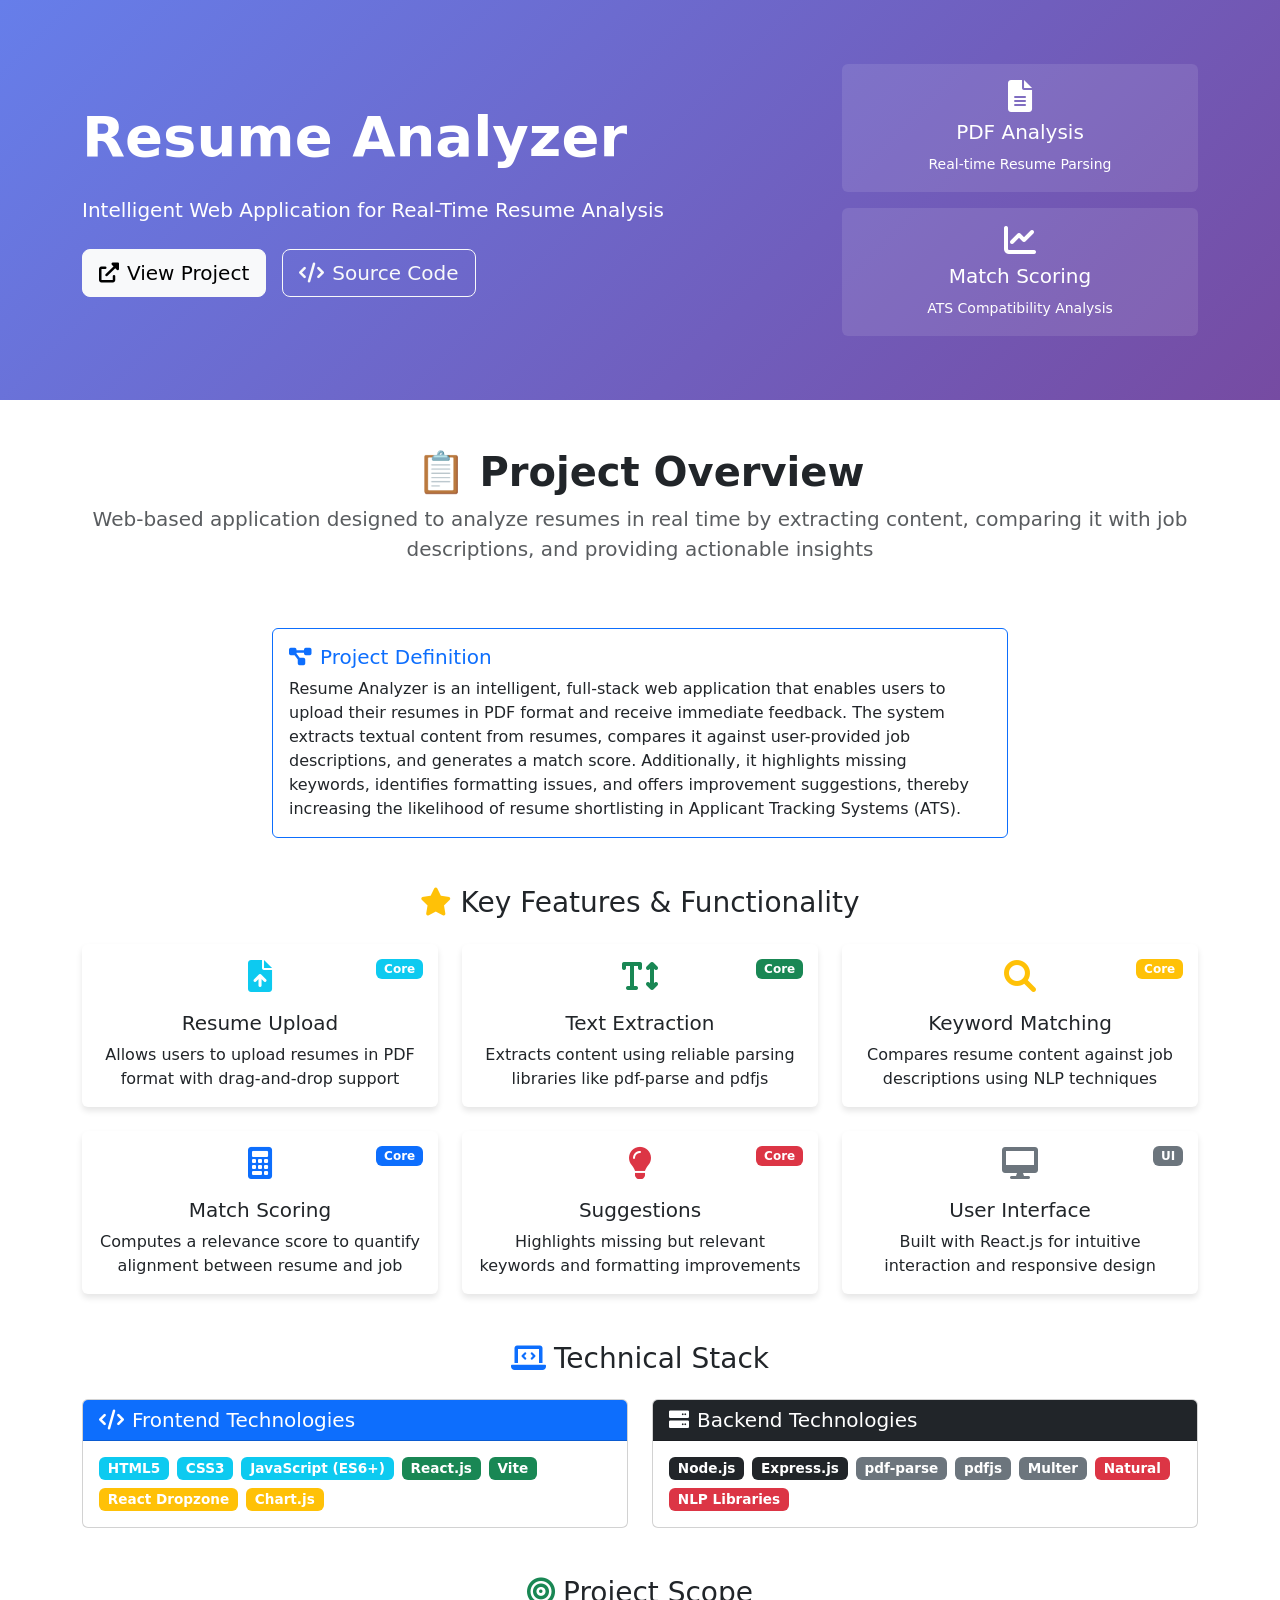
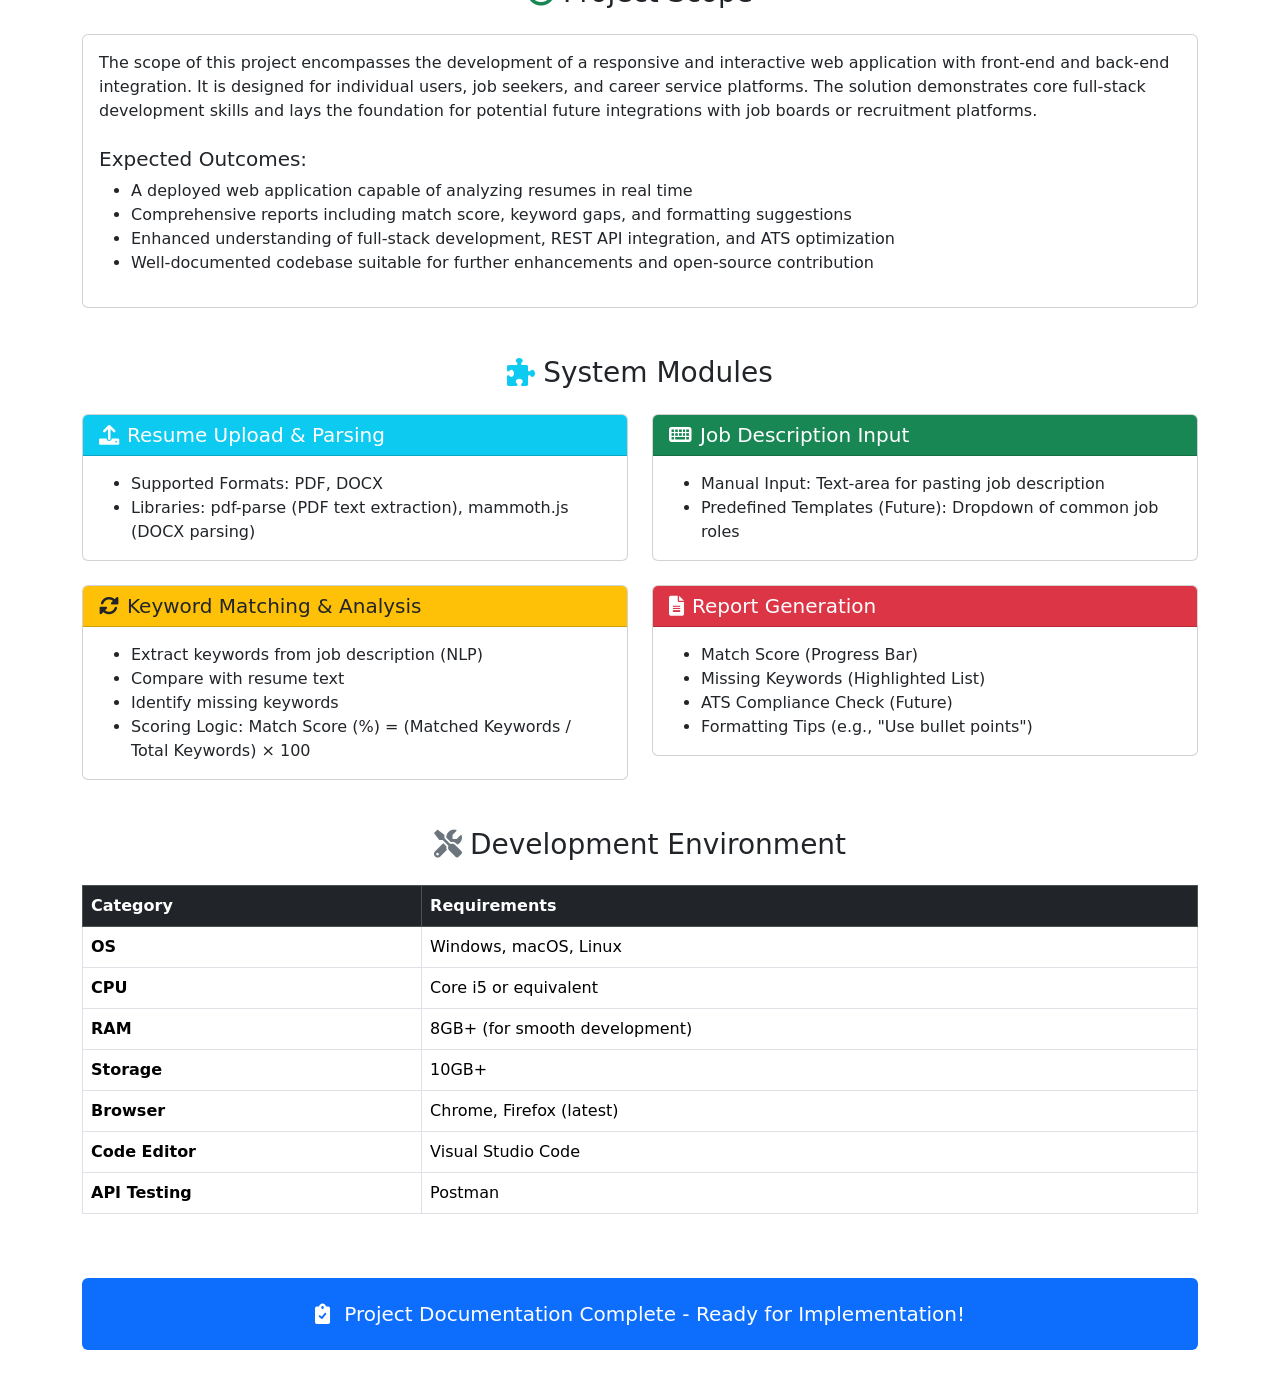
<file: resume_analyzer_documentation.html>
<!DOCTYPE html>
<html lang="en">
<head>
    <meta charset="UTF-8">
    <meta name="viewport" content="width=device-width, initial-scale=1.0">
    <title>Resume Analyzer Project Documentation</title>
    <link href="https://cdn.jsdelivr.net/npm/bootstrap@5.3.2/dist/css/bootstrap.min.css" rel="stylesheet">
    <link href="https://cdnjs.cloudflare.com/ajax/libs/font-awesome/6.0.0/css/all.min.css" rel="stylesheet">
    <style>
        .hero-section {
            background: linear-gradient(135deg, #667eea 0%, #764ba2 100%);
            color: white;
            padding: 4rem 0;
        }
        .feature-card {
            transition: transform 0.3s ease;
            border: none;
            box-shadow: 0 4px 6px rgba(0,0,0,0.1);
        }
        .feature-card:hover {
            transform: translateY(-5px);
        }
        .status-badge {
            position: absolute;
            top: 15px;
            right: 15px;
        }
        .improvement-list {
            list-style: none;
            padding-left: 0;
        }
        .improvement-list li {
            padding: 8px 0;
            border-bottom: 1px solid #eee;
        }
        .improvement-list li:last-child {
            border-bottom: none;
        }
        .tech-badge {
            font-size: 0.85rem;
        }
    </style>
</head>
<body>
    <!-- Hero Section -->
    <div class="hero-section">
        <div class="container">
            <div class="row align-items-center">
                <div class="col-lg-8">
                    <h1 class="display-4 fw-bold mb-4">Resume Analyzer</h1>
                    <p class="lead mb-4">Intelligent Web Application for Real-Time Resume Analysis</p>
                    <div class="d-flex gap-3">
                        <a href="#" class="btn btn-light btn-lg">
                            <i class="fas fa-external-link-alt me-2"></i>View Project
                        </a>
                        <a href="#" class="btn btn-outline-light btn-lg">
                            <i class="fas fa-code me-2"></i>Source Code
                        </a>
                    </div>
                </div>
                <div class="col-lg-4">
                    <div class="row g-3">
                        <div class="col-12">
                            <div class="card bg-white bg-opacity-10 text-white border-0">
                                <div class="card-body text-center">
                                    <i class="fas fa-file-alt fa-2x mb-2"></i>
                                    <h5>PDF Analysis</h5>
                                    <small>Real-time Resume Parsing</small>
                                </div>
                            </div>
                        </div>
                        <div class="col-12">
                            <div class="card bg-white bg-opacity-10 text-white border-0">
                                <div class="card-body text-center">
                                    <i class="fas fa-chart-line fa-2x mb-2"></i>
                                    <h5>Match Scoring</h5>
                                    <small>ATS Compatibility Analysis</small>
                                </div>
                            </div>
                        </div>
                    </div>
                </div>
            </div>
        </div>
    </div>

    <!-- Project Overview Section -->
    <div class="container my-5">
        <div class="row">
            <div class="col-12 text-center mb-5">
                <h2 class="display-6 fw-bold">📋 Project Overview</h2>
                <p class="lead text-muted">Web-based application designed to analyze resumes in real time by extracting content, comparing it with job descriptions, and providing actionable insights</p>
            </div>
        </div>

        <div class="row mb-5">
            <div class="col-lg-8 mx-auto">
                <div class="card border-primary">
                    <div class="card-body">
                        <h5 class="card-title text-primary">
                            <i class="fas fa-project-diagram me-2"></i>Project Definition
                        </h5>
                        <p class="card-text">
                            Resume Analyzer is an intelligent, full-stack web application that enables users to upload their resumes in PDF format and receive immediate feedback. 
                            The system extracts textual content from resumes, compares it against user-provided job descriptions, and generates a match score. 
                            Additionally, it highlights missing keywords, identifies formatting issues, and offers improvement suggestions, 
                            thereby increasing the likelihood of resume shortlisting in Applicant Tracking Systems (ATS).
                        </p>
                    </div>
                </div>
            </div>
        </div>

        <!-- Key Features Section -->
        <div class="row mb-5">
            <div class="col-12">
                <h3 class="mb-4 text-center"><i class="fas fa-star text-warning me-2"></i>Key Features & Functionality</h3>
                
                <div class="row g-4">
                    <div class="col-md-4">
                        <div class="card feature-card h-100 position-relative">
                            <span class="badge bg-info status-badge">Core</span>
                            <div class="card-body">
                                <div class="text-center mb-3">
                                    <i class="fas fa-file-upload fa-2x text-info"></i>
                                </div>
                                <h5 class="card-title text-center">Resume Upload</h5>
                                <p class="card-text text-center">Allows users to upload resumes in PDF format with drag-and-drop support</p>
                            </div>
                        </div>
                    </div>
                    
                    <div class="col-md-4">
                        <div class="card feature-card h-100 position-relative">
                            <span class="badge bg-success status-badge">Core</span>
                            <div class="card-body">
                                <div class="text-center mb-3">
                                    <i class="fas fa-text-height fa-2x text-success"></i>
                                </div>
                                <h5 class="card-title text-center">Text Extraction</h5>
                                <p class="card-text text-center">Extracts content using reliable parsing libraries like pdf-parse and pdfjs</p>
                            </div>
                        </div>
                    </div>
                    
                    <div class="col-md-4">
                        <div class="card feature-card h-100 position-relative">
                            <span class="badge bg-warning status-badge">Core</span>
                            <div class="card-body">
                                <div class="text-center mb-3">
                                    <i class="fas fa-search fa-2x text-warning"></i>
                                </div>
                                <h5 class="card-title text-center">Keyword Matching</h5>
                                <p class="card-text text-center">Compares resume content against job descriptions using NLP techniques</p>
                            </div>
                        </div>
                    </div>
                    
                    <div class="col-md-4">
                        <div class="card feature-card h-100 position-relative">
                            <span class="badge bg-primary status-badge">Core</span>
                            <div class="card-body">
                                <div class="text-center mb-3">
                                    <i class="fas fa-calculator fa-2x text-primary"></i>
                                </div>
                                <h5 class="card-title text-center">Match Scoring</h5>
                                <p class="card-text text-center">Computes a relevance score to quantify alignment between resume and job</p>
                            </div>
                        </div>
                    </div>
                    
                    <div class="col-md-4">
                        <div class="card feature-card h-100 position-relative">
                            <span class="badge bg-danger status-badge">Core</span>
                            <div class="card-body">
                                <div class="text-center mb-3">
                                    <i class="fas fa-lightbulb fa-2x text-danger"></i>
                                </div>
                                <h5 class="card-title text-center">Suggestions</h5>
                                <p class="card-text text-center">Highlights missing but relevant keywords and formatting improvements</p>
                            </div>
                        </div>
                    </div>
                    
                    <div class="col-md-4">
                        <div class="card feature-card h-100 position-relative">
                            <span class="badge bg-secondary status-badge">UI</span>
                            <div class="card-body">
                                <div class="text-center mb-3">
                                    <i class="fas fa-desktop fa-2x text-secondary"></i>
                                </div>
                                <h5 class="card-title text-center">User Interface</h5>
                                <p class="card-text text-center">Built with React.js for intuitive interaction and responsive design</p>
                            </div>
                        </div>
                    </div>
                </div>
            </div>
        </div>

        <!-- Technical Stack Section -->
        <div class="row mb-5">
            <div class="col-12">
                <h3 class="mb-4 text-center"><i class="fas fa-laptop-code text-primary me-2"></i>Technical Stack</h3>
                
                <div class="row g-4">
                    <div class="col-md-6">
                        <div class="card">
                            <div class="card-header bg-primary text-white">
                                <h5 class="mb-0"><i class="fas fa-code me-2"></i>Frontend Technologies</h5>
                            </div>
                            <div class="card-body">
                                <div class="d-flex flex-wrap gap-2">
                                    <span class="badge bg-info tech-badge">HTML5</span>
                                    <span class="badge bg-info tech-badge">CSS3</span>
                                    <span class="badge bg-info tech-badge">JavaScript (ES6+)</span>
                                    <span class="badge bg-success tech-badge">React.js</span>
                                    <span class="badge bg-success tech-badge">Vite</span>
                                    <span class="badge bg-warning tech-badge">React Dropzone</span>
                                    <span class="badge bg-warning tech-badge">Chart.js</span>
                                </div>
                            </div>
                        </div>
                    </div>
                    
                    <div class="col-md-6">
                        <div class="card">
                            <div class="card-header bg-dark text-white">
                                <h5 class="mb-0"><i class="fas fa-server me-2"></i>Backend Technologies</h5>
                            </div>
                            <div class="card-body">
                                <div class="d-flex flex-wrap gap-2">
                                    <span class="badge bg-dark tech-badge">Node.js</span>
                                    <span class="badge bg-dark tech-badge">Express.js</span>
                                    <span class="badge bg-secondary tech-badge">pdf-parse</span>
                                    <span class="badge bg-secondary tech-badge">pdfjs</span>
                                    <span class="badge bg-secondary tech-badge">Multer</span>
                                    <span class="badge bg-danger tech-badge">Natural</span>
                                    <span class="badge bg-danger tech-badge">NLP Libraries</span>
                                </div>
                            </div>
                        </div>
                    </div>
                </div>
            </div>
        </div>

        <!-- Project Scope Section -->
        <div class="row mb-5">
            <div class="col-12">
                <h3 class="mb-4 text-center"><i class="fas fa-bullseye text-success me-2"></i>Project Scope</h3>
                
                <div class="card">
                    <div class="card-body">
                        <p class="card-text">
                            The scope of this project encompasses the development of a responsive and interactive web application with front-end and back-end integration. 
                            It is designed for individual users, job seekers, and career service platforms. 
                            The solution demonstrates core full-stack development skills and lays the foundation for potential future integrations with job boards or recruitment platforms.
                        </p>
                        
                        <h5 class="mt-4">Expected Outcomes:</h5>
                        <ul>
                            <li>A deployed web application capable of analyzing resumes in real time</li>
                            <li>Comprehensive reports including match score, keyword gaps, and formatting suggestions</li>
                            <li>Enhanced understanding of full-stack development, REST API integration, and ATS optimization</li>
                            <li>Well-documented codebase suitable for further enhancements and open-source contribution</li>
                        </ul>
                    </div>
                </div>
            </div>
        </div>

        <!-- System Modules Section -->
        <div class="row mb-5">
            <div class="col-12">
                <h3 class="mb-4 text-center"><i class="fas fa-puzzle-piece text-info me-2"></i>System Modules</h3>
                
                <div class="row g-4">
                    <div class="col-md-6">
                        <div class="card">
                            <div class="card-header bg-info text-white">
                                <h5 class="mb-0"><i class="fas fa-upload me-2"></i>Resume Upload & Parsing</h5>
                            </div>
                            <div class="card-body">
                                <ul class="mb-0">
                                    <li>Supported Formats: PDF, DOCX</li>
                                    <li>Libraries: pdf-parse (PDF text extraction), mammoth.js (DOCX parsing)</li>
                                </ul>
                            </div>
                        </div>
                    </div>
                    
                    <div class="col-md-6">
                        <div class="card">
                            <div class="card-header bg-success text-white">
                                <h5 class="mb-0"><i class="fas fa-keyboard me-2"></i>Job Description Input</h5>
                            </div>
                            <div class="card-body">
                                <ul class="mb-0">
                                    <li>Manual Input: Text-area for pasting job description</li>
                                    <li>Predefined Templates (Future): Dropdown of common job roles</li>
                                </ul>
                            </div>
                        </div>
                    </div>
                    
                    <div class="col-md-6">
                        <div class="card">
                            <div class="card-header bg-warning text-dark">
                                <h5 class="mb-0"><i class="fas fa-sync-alt me-2"></i>Keyword Matching & Analysis</h5>
                            </div>
                            <div class="card-body">
                                <ul class="mb-0">
                                    <li>Extract keywords from job description (NLP)</li>
                                    <li>Compare with resume text</li>
                                    <li>Identify missing keywords</li>
                                    <li>Scoring Logic: Match Score (%) = (Matched Keywords / Total Keywords) × 100</li>
                                </ul>
                            </div>
                        </div>
                    </div>
                    
                    <div class="col-md-6">
                        <div class="card">
                            <div class="card-header bg-danger text-white">
                                <h5 class="mb-0"><i class="fas fa-file-alt me-2"></i>Report Generation</h5>
                            </div>
                            <div class="card-body">
                                <ul class="mb-0">
                                    <li>Match Score (Progress Bar)</li>
                                    <li>Missing Keywords (Highlighted List)</li>
                                    <li>ATS Compliance Check (Future)</li>
                                    <li>Formatting Tips (e.g., "Use bullet points")</li>
                                </ul>
                            </div>
                        </div>
                    </div>
                </div>
            </div>
        </div>

        <!-- Development Environment Section -->
        <div class="row mb-5">
            <div class="col-12">
                <h3 class="mb-4 text-center"><i class="fas fa-tools text-secondary me-2"></i>Development Environment</h3>
                
                <div class="table-responsive">
                    <table class="table table-bordered">
                        <thead class="table-dark">
                            <tr>
                                <th>Category</th>
                                <th>Requirements</th>
                            </tr>
                        </thead>
                        <tbody>
                            <tr>
                                <td><strong>OS</strong></td>
                                <td>Windows, macOS, Linux</td>
                            </tr>
                            <tr>
                                <td><strong>CPU</strong></td>
                                <td>Core i5 or equivalent</td>
                            </tr>
                            <tr>
                                <td><strong>RAM</strong></td>
                                <td>8GB+ (for smooth development)</td>
                            </tr>
                            <tr>
                                <td><strong>Storage</strong></td>
                                <td>10GB+</td>
                            </tr>
                            <tr>
                                <td><strong>Browser</strong></td>
                                <td>Chrome, Firefox (latest)</td>
                            </tr>
                            <tr>
                                <td><strong>Code Editor</strong></td>
                                <td>Visual Studio Code</td>
                            </tr>
                            <tr>
                                <td><strong>API Testing</strong></td>
                                <td>Postman</td>
                            </tr>
                        </tbody>
                    </table>
                </div>
            </div>
        </div>

        <!-- Project Status -->
        <div class="bg-primary text-white py-4 rounded">
            <div class="container text-center">
                <h5 class="mb-0">
                    <i class="fas fa-clipboard-check me-2"></i>
                    Project Documentation Complete - Ready for Implementation!
                </h5>
            </div>
        </div>
    </div>

    <script src="https://cdn.jsdelivr.net/npm/bootstrap@5.3.2/dist/js/bootstrap.bundle.min.js"></script>
</body>
</html>
</file>
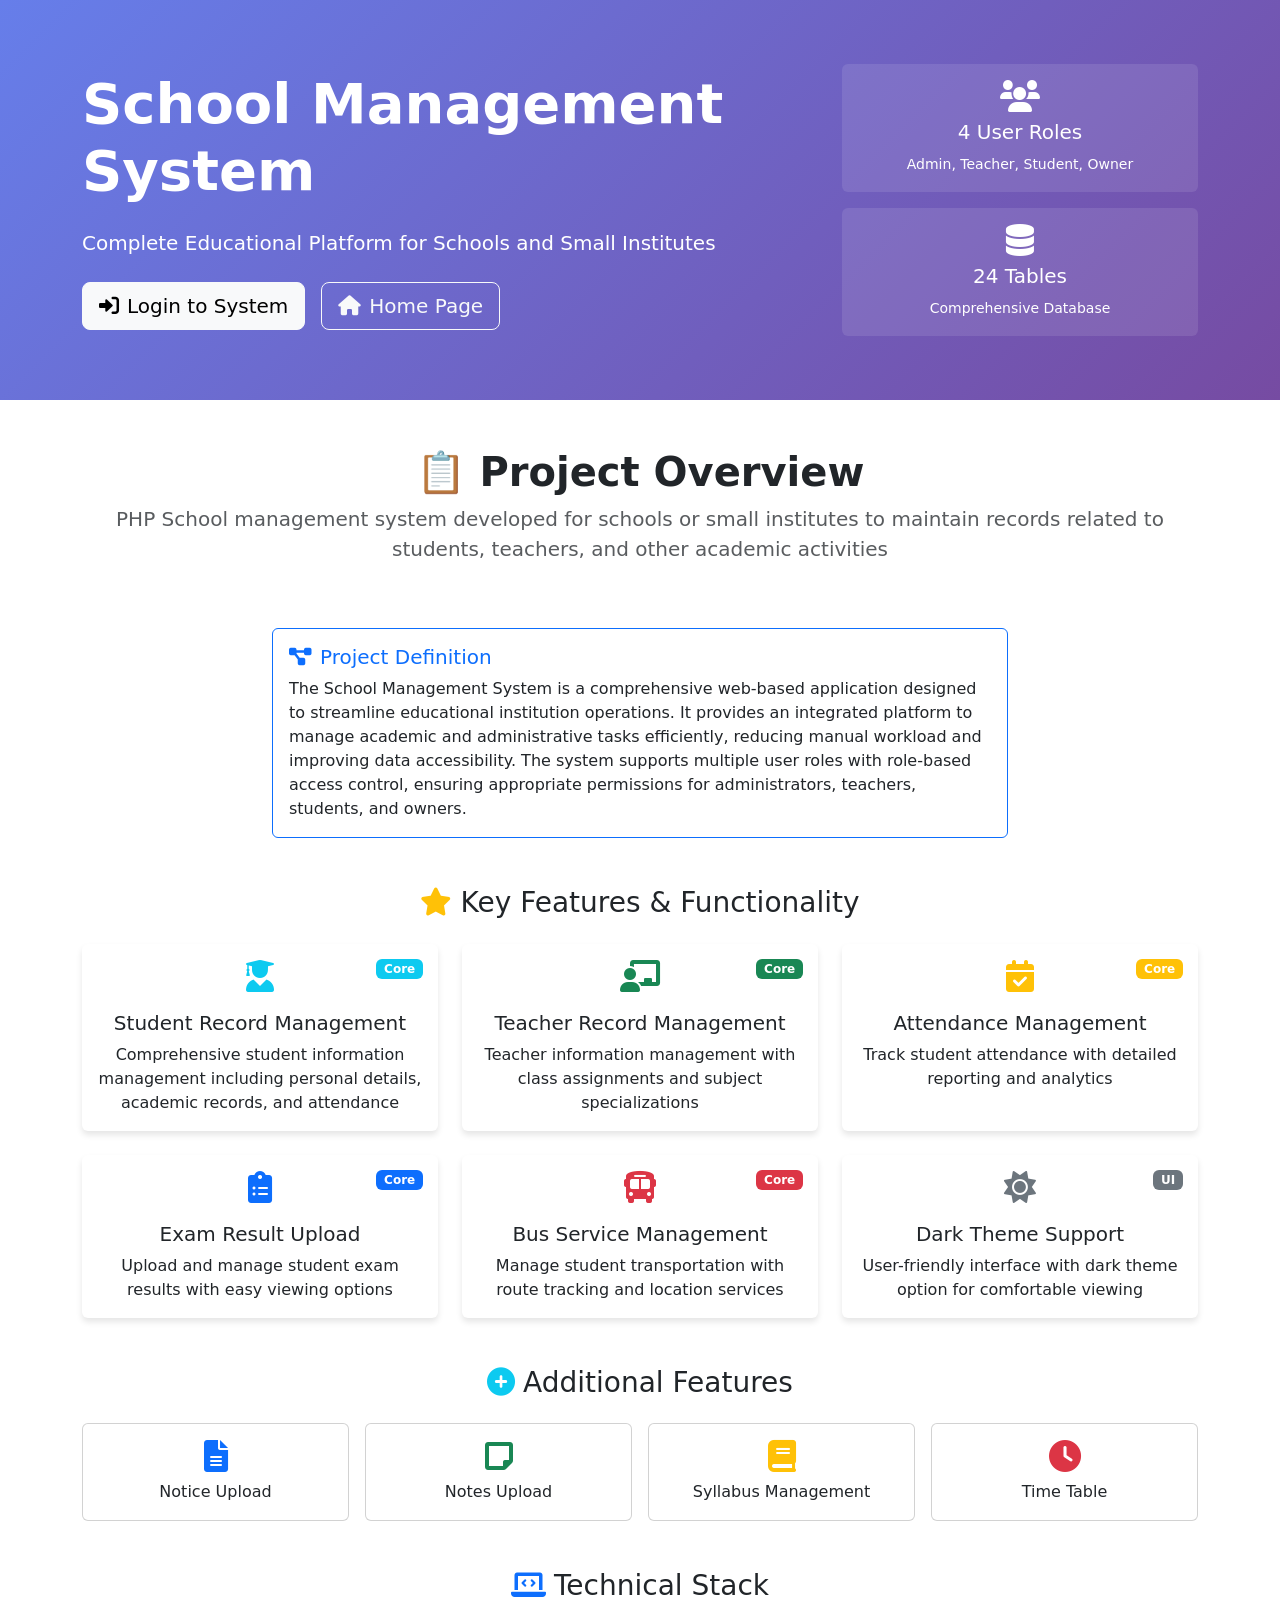
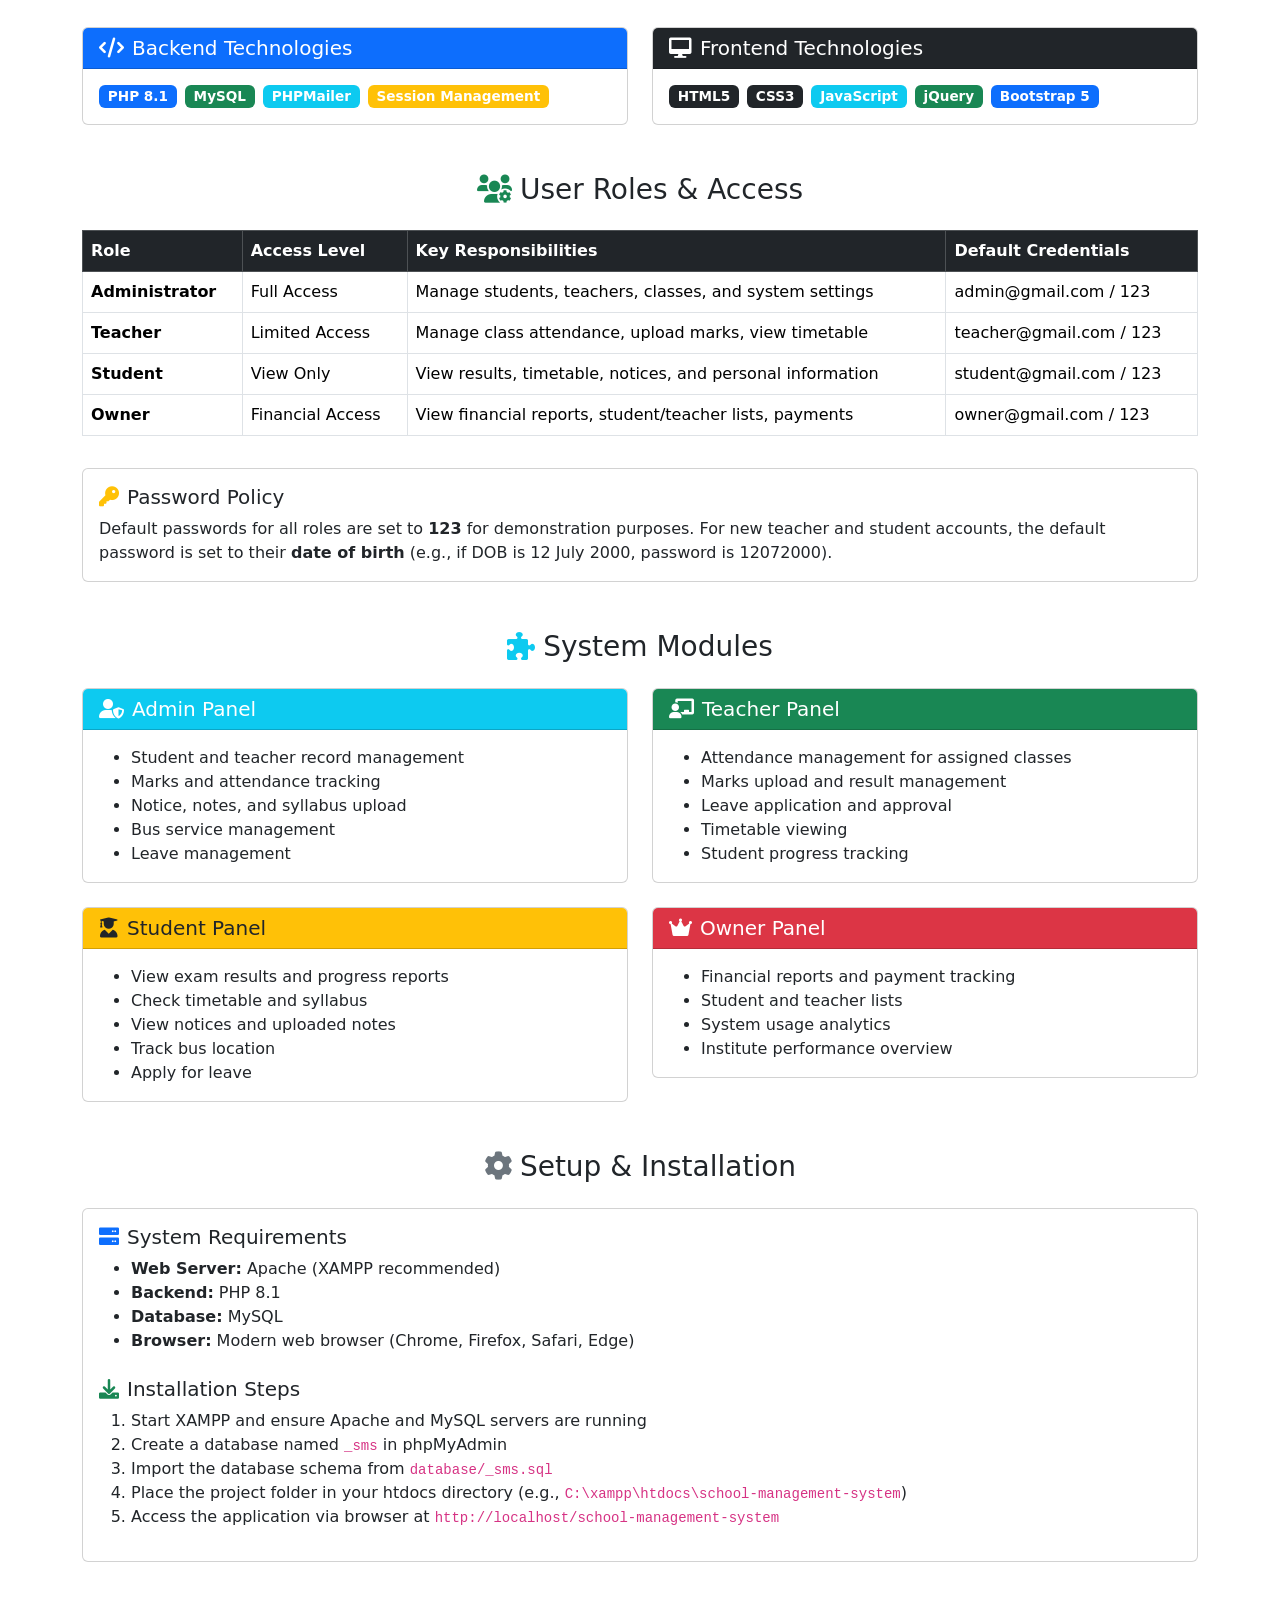
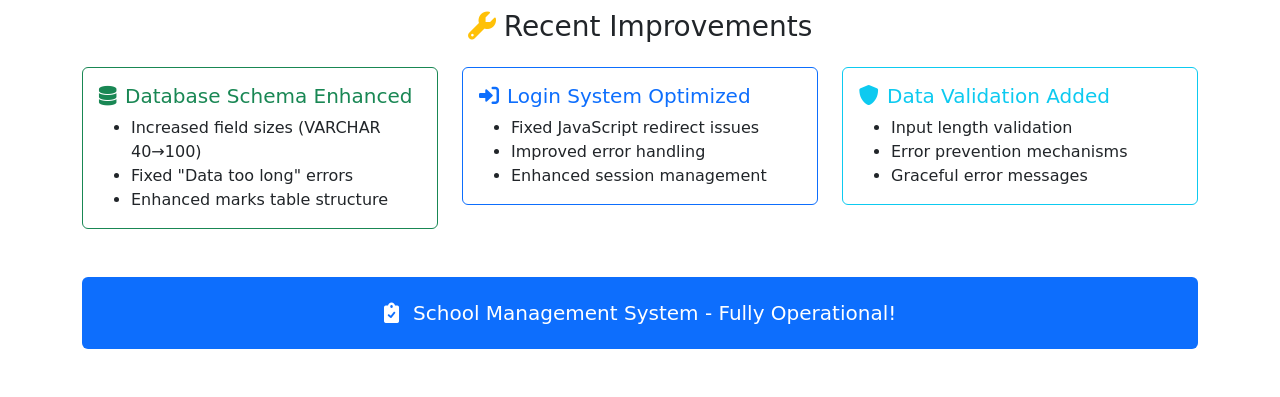
<file: school_management_system_documentation.html>
<!DOCTYPE html>
<html lang="en">
<head>
    <meta charset="UTF-8">
    <meta name="viewport" content="width=device-width, initial-scale=1.0">
    <title>School Management System - Project Documentation</title>
    <link href="https://cdn.jsdelivr.net/npm/bootstrap@5.3.2/dist/css/bootstrap.min.css" rel="stylesheet">
    <link href="https://cdnjs.cloudflare.com/ajax/libs/font-awesome/6.0.0/css/all.min.css" rel="stylesheet">
    <style>
        .hero-section {
            background: linear-gradient(135deg, #667eea 0%, #764ba2 100%);
            color: white;
            padding: 4rem 0;
        }
        .feature-card {
            transition: transform 0.3s ease;
            border: none;
            box-shadow: 0 4px 6px rgba(0,0,0,0.1);
        }
        .feature-card:hover {
            transform: translateY(-5px);
        }
        .status-badge {
            position: absolute;
            top: 15px;
            right: 15px;
        }
        .improvement-list {
            list-style: none;
            padding-left: 0;
        }
        .improvement-list li {
            padding: 8px 0;
            border-bottom: 1px solid #eee;
        }
        .improvement-list li:last-child {
            border-bottom: none;
        }
        .tech-badge {
            font-size: 0.85rem;
        }
    </style>
</head>
<body>
    <!-- Hero Section -->
    <div class="hero-section">
        <div class="container">
            <div class="row align-items-center">
                <div class="col-lg-8">
                    <h1 class="display-4 fw-bold mb-4">School Management System</h1>
                    <p class="lead mb-4">Complete Educational Platform for Schools and Small Institutes</p>
                    <div class="d-flex gap-3">
                        <a href="login.php" class="btn btn-light btn-lg">
                            <i class="fas fa-sign-in-alt me-2"></i>Login to System
                        </a>
                        <a href="index.php" class="btn btn-outline-light btn-lg">
                            <i class="fas fa-home me-2"></i>Home Page
                        </a>
                    </div>
                </div>
                <div class="col-lg-4">
                    <div class="row g-3">
                        <div class="col-12">
                            <div class="card bg-white bg-opacity-10 text-white border-0">
                                <div class="card-body text-center">
                                    <i class="fas fa-users fa-2x mb-2"></i>
                                    <h5>4 User Roles</h5>
                                    <small>Admin, Teacher, Student, Owner</small>
                                </div>
                            </div>
                        </div>
                        <div class="col-12">
                            <div class="card bg-white bg-opacity-10 text-white border-0">
                                <div class="card-body text-center">
                                    <i class="fas fa-database fa-2x mb-2"></i>
                                    <h5>24 Tables</h5>
                                    <small>Comprehensive Database</small>
                                </div>
                            </div>
                        </div>
                    </div>
                </div>
            </div>
        </div>
    </div>

    <!-- Project Overview Section -->
    <div class="container my-5">
        <div class="row">
            <div class="col-12 text-center mb-5">
                <h2 class="display-6 fw-bold">📋 Project Overview</h2>
                <p class="lead text-muted">PHP School management system developed for schools or small institutes to maintain records related to students, teachers, and other academic activities</p>
            </div>
        </div>

        <div class="row mb-5">
            <div class="col-lg-8 mx-auto">
                <div class="card border-primary">
                    <div class="card-body">
                        <h5 class="card-title text-primary">
                            <i class="fas fa-project-diagram me-2"></i>Project Definition
                        </h5>
                        <p class="card-text">
                            The School Management System is a comprehensive web-based application designed to streamline educational institution operations. 
                            It provides an integrated platform to manage academic and administrative tasks efficiently, reducing manual workload and improving data accessibility. 
                            The system supports multiple user roles with role-based access control, ensuring appropriate permissions for administrators, teachers, students, and owners.
                        </p>
                    </div>
                </div>
            </div>
        </div>

        <!-- Key Features Section -->
        <div class="row mb-5">
            <div class="col-12">
                <h3 class="mb-4 text-center"><i class="fas fa-star text-warning me-2"></i>Key Features & Functionality</h3>
                
                <div class="row g-4">
                    <div class="col-md-4">
                        <div class="card feature-card h-100 position-relative">
                            <span class="badge bg-info status-badge">Core</span>
                            <div class="card-body">
                                <div class="text-center mb-3">
                                    <i class="fas fa-user-graduate fa-2x text-info"></i>
                                </div>
                                <h5 class="card-title text-center">Student Record Management</h5>
                                <p class="card-text text-center">Comprehensive student information management including personal details, academic records, and attendance</p>
                            </div>
                        </div>
                    </div>
                    
                    <div class="col-md-4">
                        <div class="card feature-card h-100 position-relative">
                            <span class="badge bg-success status-badge">Core</span>
                            <div class="card-body">
                                <div class="text-center mb-3">
                                    <i class="fas fa-chalkboard-teacher fa-2x text-success"></i>
                                </div>
                                <h5 class="card-title text-center">Teacher Record Management</h5>
                                <p class="card-text text-center">Teacher information management with class assignments and subject specializations</p>
                            </div>
                        </div>
                    </div>
                    
                    <div class="col-md-4">
                        <div class="card feature-card h-100 position-relative">
                            <span class="badge bg-warning status-badge">Core</span>
                            <div class="card-body">
                                <div class="text-center mb-3">
                                    <i class="fas fa-calendar-check fa-2x text-warning"></i>
                                </div>
                                <h5 class="card-title text-center">Attendance Management</h5>
                                <p class="card-text text-center">Track student attendance with detailed reporting and analytics</p>
                            </div>
                        </div>
                    </div>
                    
                    <div class="col-md-4">
                        <div class="card feature-card h-100 position-relative">
                            <span class="badge bg-primary status-badge">Core</span>
                            <div class="card-body">
                                <div class="text-center mb-3">
                                    <i class="fas fa-clipboard-list fa-2x text-primary"></i>
                                </div>
                                <h5 class="card-title text-center">Exam Result Upload</h5>
                                <p class="card-text text-center">Upload and manage student exam results with easy viewing options</p>
                            </div>
                        </div>
                    </div>
                    
                    <div class="col-md-4">
                        <div class="card feature-card h-100 position-relative">
                            <span class="badge bg-danger status-badge">Core</span>
                            <div class="card-body">
                                <div class="text-center mb-3">
                                    <i class="fas fa-bus fa-2x text-danger"></i>
                                </div>
                                <h5 class="card-title text-center">Bus Service Management</h5>
                                <p class="card-text text-center">Manage student transportation with route tracking and location services</p>
                            </div>
                        </div>
                    </div>
                    
                    <div class="col-md-4">
                        <div class="card feature-card h-100 position-relative">
                            <span class="badge bg-secondary status-badge">UI</span>
                            <div class="card-body">
                                <div class="text-center mb-3">
                                    <i class="fas fa-sun fa-2x text-secondary"></i>
                                </div>
                                <h5 class="card-title text-center">Dark Theme Support</h5>
                                <p class="card-text text-center">User-friendly interface with dark theme option for comfortable viewing</p>
                            </div>
                        </div>
                    </div>
                </div>
            </div>
        </div>

        <!-- Additional Features Section -->
        <div class="row mb-5">
            <div class="col-12">
                <h3 class="mb-4 text-center"><i class="fas fa-plus-circle text-info me-2"></i>Additional Features</h3>
                
                <div class="row g-3">
                    <div class="col-md-3 col-6">
                        <div class="card text-center">
                            <div class="card-body">
                                <i class="fas fa-file-alt fa-2x text-primary mb-2"></i>
                                <p class="card-text">Notice Upload</p>
                            </div>
                        </div>
                    </div>
                    <div class="col-md-3 col-6">
                        <div class="card text-center">
                            <div class="card-body">
                                <i class="fas fa-sticky-note fa-2x text-success mb-2"></i>
                                <p class="card-text">Notes Upload</p>
                            </div>
                        </div>
                    </div>
                    <div class="col-md-3 col-6">
                        <div class="card text-center">
                            <div class="card-body">
                                <i class="fas fa-book fa-2x text-warning mb-2"></i>
                                <p class="card-text">Syllabus Management</p>
                            </div>
                        </div>
                    </div>
                    <div class="col-md-3 col-6">
                        <div class="card text-center">
                            <div class="card-body">
                                <i class="fas fa-clock fa-2x text-danger mb-2"></i>
                                <p class="card-text">Time Table</p>
                            </div>
                        </div>
                    </div>
                </div>
            </div>
        </div>

        <!-- Technical Stack Section -->
        <div class="row mb-5">
            <div class="col-12">
                <h3 class="mb-4 text-center"><i class="fas fa-laptop-code text-primary me-2"></i>Technical Stack</h3>
                
                <div class="row g-4">
                    <div class="col-md-6">
                        <div class="card">
                            <div class="card-header bg-primary text-white">
                                <h5 class="mb-0"><i class="fas fa-code me-2"></i>Backend Technologies</h5>
                            </div>
                            <div class="card-body">
                                <div class="d-flex flex-wrap gap-2">
                                    <span class="badge bg-primary tech-badge">PHP 8.1</span>
                                    <span class="badge bg-success tech-badge">MySQL</span>
                                    <span class="badge bg-info tech-badge">PHPMailer</span>
                                    <span class="badge bg-warning tech-badge">Session Management</span>
                                </div>
                            </div>
                        </div>
                    </div>
                    
                    <div class="col-md-6">
                        <div class="card">
                            <div class="card-header bg-dark text-white">
                                <h5 class="mb-0"><i class="fas fa-desktop me-2"></i>Frontend Technologies</h5>
                            </div>
                            <div class="card-body">
                                <div class="d-flex flex-wrap gap-2">
                                    <span class="badge bg-dark tech-badge">HTML5</span>
                                    <span class="badge bg-dark tech-badge">CSS3</span>
                                    <span class="badge bg-info tech-badge">JavaScript</span>
                                    <span class="badge bg-success tech-badge">jQuery</span>
                                    <span class="badge bg-primary tech-badge">Bootstrap 5</span>
                                </div>
                            </div>
                        </div>
                    </div>
                </div>
            </div>
        </div>

        <!-- User Roles Section -->
        <div class="row mb-5">
            <div class="col-12">
                <h3 class="mb-4 text-center"><i class="fas fa-users-cog text-success me-2"></i>User Roles & Access</h3>
                
                <div class="table-responsive">
                    <table class="table table-bordered">
                        <thead class="table-dark">
                            <tr>
                                <th>Role</th>
                                <th>Access Level</th>
                                <th>Key Responsibilities</th>
                                <th>Default Credentials</th>
                            </tr>
                        </thead>
                        <tbody>
                            <tr>
                                <td><strong>Administrator</strong></td>
                                <td>Full Access</td>
                                <td>Manage students, teachers, classes, and system settings</td>
                                <td>admin@gmail.com / 123</td>
                            </tr>
                            <tr>
                                <td><strong>Teacher</strong></td>
                                <td>Limited Access</td>
                                <td>Manage class attendance, upload marks, view timetable</td>
                                <td>teacher@gmail.com / 123</td>
                            </tr>
                            <tr>
                                <td><strong>Student</strong></td>
                                <td>View Only</td>
                                <td>View results, timetable, notices, and personal information</td>
                                <td>student@gmail.com / 123</td>
                            </tr>
                            <tr>
                                <td><strong>Owner</strong></td>
                                <td>Financial Access</td>
                                <td>View financial reports, student/teacher lists, payments</td>
                                <td>owner@gmail.com / 123</td>
                            </tr>
                        </tbody>
                    </table>
                </div>
                
                <div class="card mt-3">
                    <div class="card-body">
                        <h5 class="card-title"><i class="fas fa-key me-2 text-warning"></i>Password Policy</h5>
                        <p class="card-text">
                            Default passwords for all roles are set to <strong>123</strong> for demonstration purposes. 
                            For new teacher and student accounts, the default password is set to their <strong>date of birth</strong> (e.g., if DOB is 12 July 2000, password is 12072000).
                        </p>
                    </div>
                </div>
            </div>
        </div>

        <!-- System Modules Section -->
        <div class="row mb-5">
            <div class="col-12">
                <h3 class="mb-4 text-center"><i class="fas fa-puzzle-piece text-info me-2"></i>System Modules</h3>
                
                <div class="row g-4">
                    <div class="col-md-6">
                        <div class="card">
                            <div class="card-header bg-info text-white">
                                <h5 class="mb-0"><i class="fas fa-user-shield me-2"></i>Admin Panel</h5>
                            </div>
                            <div class="card-body">
                                <ul class="mb-0">
                                    <li>Student and teacher record management</li>
                                    <li>Marks and attendance tracking</li>
                                    <li>Notice, notes, and syllabus upload</li>
                                    <li>Bus service management</li>
                                    <li>Leave management</li>
                                </ul>
                            </div>
                        </div>
                    </div>
                    
                    <div class="col-md-6">
                        <div class="card">
                            <div class="card-header bg-success text-white">
                                <h5 class="mb-0"><i class="fas fa-chalkboard-teacher me-2"></i>Teacher Panel</h5>
                            </div>
                            <div class="card-body">
                                <ul class="mb-0">
                                    <li>Attendance management for assigned classes</li>
                                    <li>Marks upload and result management</li>
                                    <li>Leave application and approval</li>
                                    <li>Timetable viewing</li>
                                    <li>Student progress tracking</li>
                                </ul>
                            </div>
                        </div>
                    </div>
                    
                    <div class="col-md-6">
                        <div class="card">
                            <div class="card-header bg-warning text-dark">
                                <h5 class="mb-0"><i class="fas fa-user-graduate me-2"></i>Student Panel</h5>
                            </div>
                            <div class="card-body">
                                <ul class="mb-0">
                                    <li>View exam results and progress reports</li>
                                    <li>Check timetable and syllabus</li>
                                    <li>View notices and uploaded notes</li>
                                    <li>Track bus location</li>
                                    <li>Apply for leave</li>
                                </ul>
                            </div>
                        </div>
                    </div>
                    
                    <div class="col-md-6">
                        <div class="card">
                            <div class="card-header bg-danger text-white">
                                <h5 class="mb-0"><i class="fas fa-crown me-2"></i>Owner Panel</h5>
                            </div>
                            <div class="card-body">
                                <ul class="mb-0">
                                    <li>Financial reports and payment tracking</li>
                                    <li>Student and teacher lists</li>
                                    <li>System usage analytics</li>
                                    <li>Institute performance overview</li>
                                </ul>
                            </div>
                        </div>
                    </div>
                </div>
            </div>
        </div>

        <!-- Setup & Installation Section -->
        <div class="row mb-5">
            <div class="col-12">
                <h3 class="mb-4 text-center"><i class="fas fa-cog text-secondary me-2"></i>Setup & Installation</h3>
                
                <div class="card">
                    <div class="card-body">
                        <h5 class="card-title"><i class="fas fa-server me-2 text-primary"></i>System Requirements</h5>
                        <ul>
                            <li><strong>Web Server:</strong> Apache (XAMPP recommended)</li>
                            <li><strong>Backend:</strong> PHP 8.1</li>
                            <li><strong>Database:</strong> MySQL</li>
                            <li><strong>Browser:</strong> Modern web browser (Chrome, Firefox, Safari, Edge)</li>
                        </ul>
                        
                        <h5 class="mt-4 card-title"><i class="fas fa-download me-2 text-success"></i>Installation Steps</h5>
                        <ol>
                            <li>Start XAMPP and ensure Apache and MySQL servers are running</li>
                            <li>Create a database named <code>_sms</code> in phpMyAdmin</li>
                            <li>Import the database schema from <code>database/_sms.sql</code></li>
                            <li>Place the project folder in your htdocs directory (e.g., <code>C:\xampp\htdocs\school-management-system</code>)</li>
                            <li>Access the application via browser at <code>http://localhost/school-management-system</code></li>
                        </ol>
                    </div>
                </div>
            </div>
        </div>

        <!-- Recent Improvements Section -->
        <div class="row mb-5">
            <div class="col-12">
                <h3 class="mb-4 text-center"><i class="fas fa-wrench text-warning me-2"></i>Recent Improvements</h3>
                
                <div class="row g-4">
                    <div class="col-md-4">
                        <div class="card border-success">
                            <div class="card-body">
                                <h5 class="card-title text-success">
                                    <i class="fas fa-database me-2"></i>Database Schema Enhanced
                                </h5>
                                <ul class="mb-0">
                                    <li>Increased field sizes (VARCHAR 40→100)</li>
                                    <li>Fixed "Data too long" errors</li>
                                    <li>Enhanced marks table structure</li>
                                </ul>
                            </div>
                        </div>
                    </div>
                    
                    <div class="col-md-4">
                        <div class="card border-primary">
                            <div class="card-body">
                                <h5 class="card-title text-primary">
                                    <i class="fas fa-sign-in-alt me-2"></i>Login System Optimized
                                </h5>
                                <ul class="mb-0">
                                    <li>Fixed JavaScript redirect issues</li>
                                    <li>Improved error handling</li>
                                    <li>Enhanced session management</li>
                                </ul>
                            </div>
                        </div>
                    </div>
                    
                    <div class="col-md-4">
                        <div class="card border-info">
                            <div class="card-body">
                                <h5 class="card-title text-info">
                                    <i class="fas fa-shield-alt me-2"></i>Data Validation Added
                                </h5>
                                <ul class="mb-0">
                                    <li>Input length validation</li>
                                    <li>Error prevention mechanisms</li>
                                    <li>Graceful error messages</li>
                                </ul>
                            </div>
                        </div>
                    </div>
                </div>
            </div>
        </div>

        <!-- System Status -->
        <div class="bg-primary text-white py-4 rounded">
            <div class="container text-center">
                <h5 class="mb-0">
                    <i class="fas fa-clipboard-check me-2"></i>
                    School Management System - Fully Operational!
                </h5>
            </div>
        </div>
    </div>

    <script src="https://cdn.jsdelivr.net/npm/bootstrap@5.3.2/dist/js/bootstrap.bundle.min.js"></script>
</body>
</html>
</file>
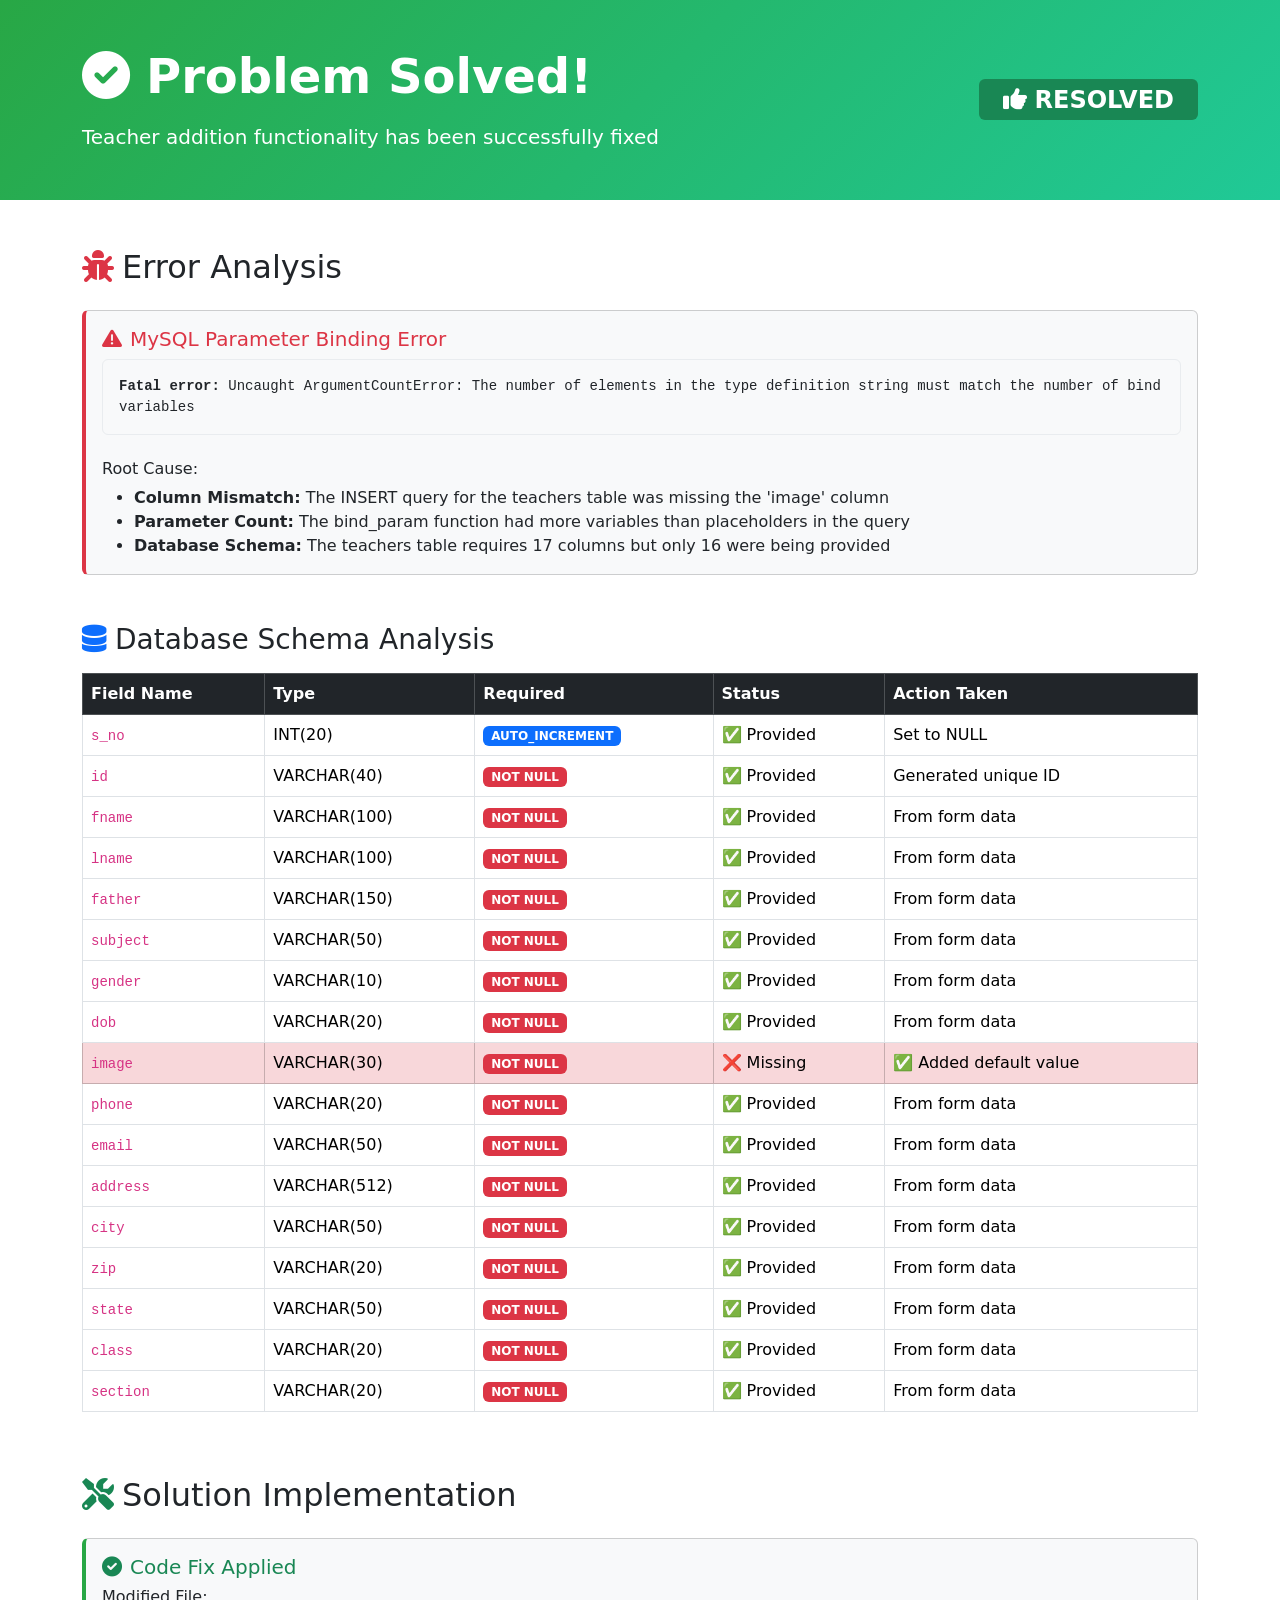
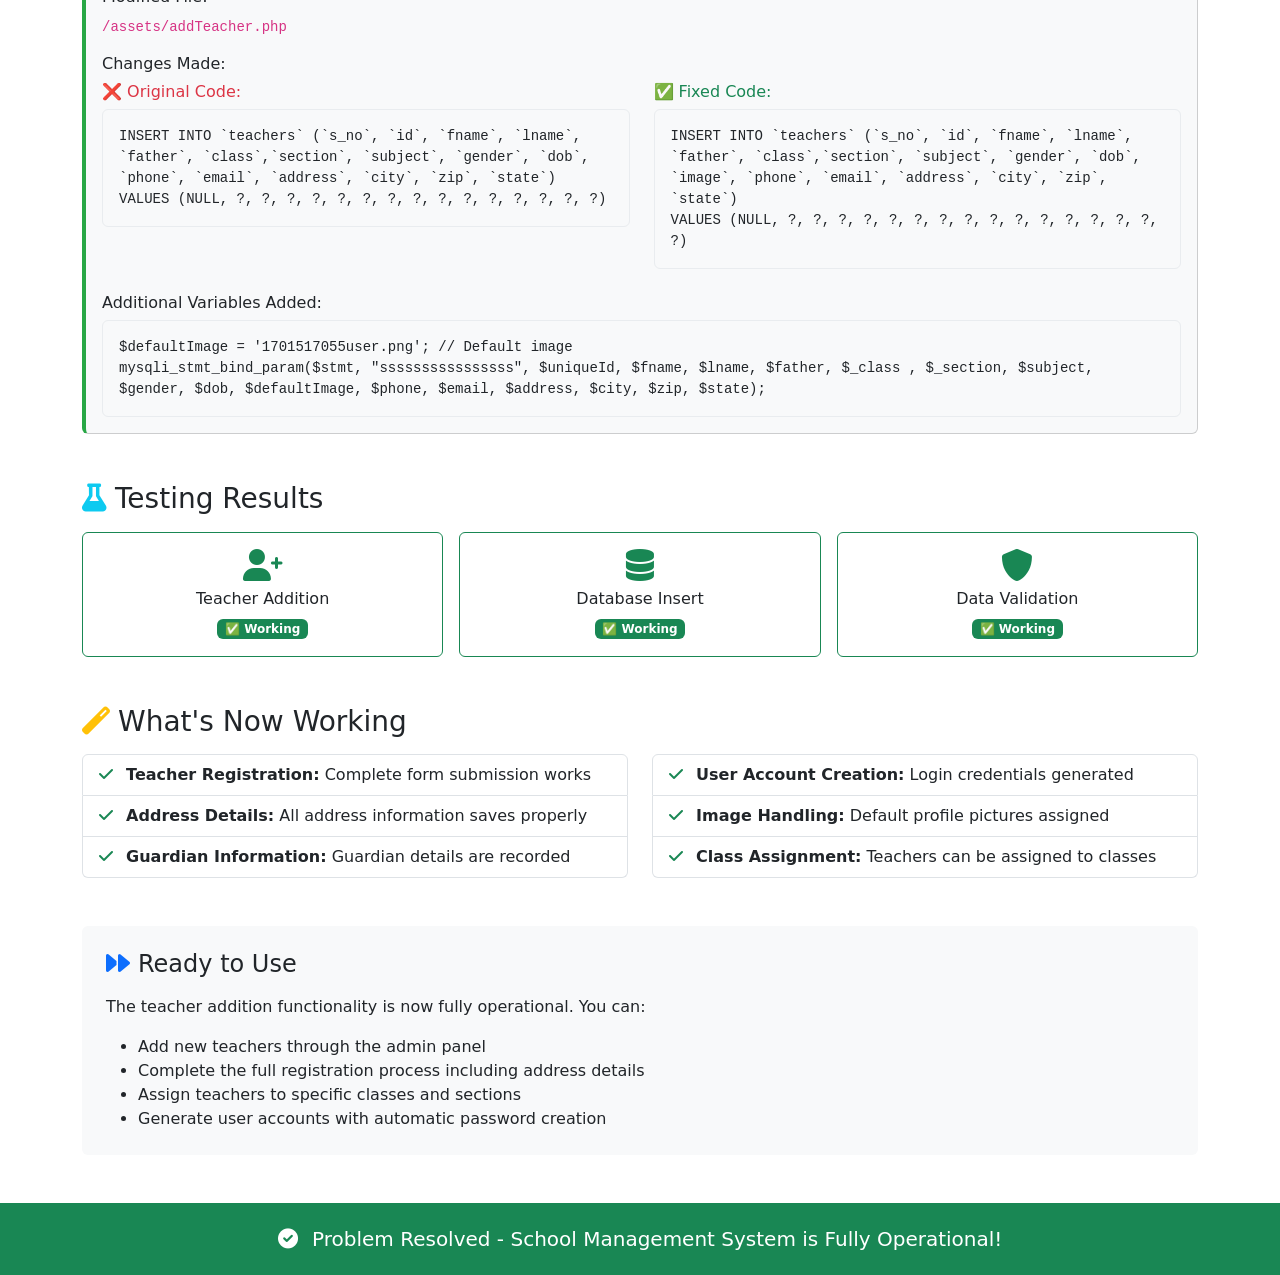
<file: teacher_addition_fixed.html>
<!DOCTYPE html>
<html lang="en">
<head>
    <meta charset="UTF-8">
    <meta name="viewport" content="width=device-width, initial-scale=1.0">
    <title>Problem Solved - Teacher Addition Fixed</title>
    <link href="https://cdn.jsdelivr.net/npm/bootstrap@5.3.2/dist/css/bootstrap.min.css" rel="stylesheet">
    <link href="https://cdnjs.cloudflare.com/ajax/libs/font-awesome/6.0.0/css/all.min.css" rel="stylesheet">
    <style>
        .hero-section {
            background: linear-gradient(135deg, #28a745 0%, #20c997 100%);
            color: white;
            padding: 3rem 0;
        }
        .problem-card {
            border-left: 4px solid #dc3545;
            background: #f8f9fa;
        }
        .solution-card {
            border-left: 4px solid #28a745;
            background: #f8f9fa;
        }
        .code-block {
            background: #f8f9fa;
            border: 1px solid #e9ecef;
            border-radius: 0.375rem;
            padding: 1rem;
            font-family: 'Courier New', monospace;
            font-size: 0.875rem;
        }
        .status-badge {
            font-size: 0.875rem;
        }
    </style>
</head>
<body>
    <!-- Hero Section -->
    <div class="hero-section">
        <div class="container">
            <div class="row align-items-center">
                <div class="col-lg-8">
                    <h1 class="display-5 fw-bold mb-3">
                        <i class="fas fa-check-circle me-3"></i>Problem Solved!
                    </h1>
                    <p class="lead mb-0">Teacher addition functionality has been successfully fixed</p>
                </div>
                <div class="col-lg-4 text-lg-end">
                    <span class="badge bg-success fs-4 px-4 py-2">
                        <i class="fas fa-thumbs-up me-2"></i>RESOLVED
                    </span>
                </div>
            </div>
        </div>
    </div>

    <div class="container my-5">
        <!-- Error Analysis -->
        <div class="row mb-5">
            <div class="col-12">
                <h2 class="mb-4"><i class="fas fa-bug text-danger me-2"></i>Error Analysis</h2>
                
                <div class="card problem-card">
                    <div class="card-body">
                        <h5 class="card-title text-danger">
                            <i class="fas fa-exclamation-triangle me-2"></i>MySQL Parameter Binding Error
                        </h5>
                        <div class="code-block mb-3">
                            <strong>Fatal error:</strong> Uncaught ArgumentCountError: The number of elements in the type definition string must match the number of bind variables
                        </div>
                        
                        <h6 class="mt-4">Root Cause:</h6>
                        <ul class="mb-0">
                            <li><strong>Column Mismatch:</strong> The INSERT query for the teachers table was missing the 'image' column</li>
                            <li><strong>Parameter Count:</strong> The bind_param function had more variables than placeholders in the query</li>
                            <li><strong>Database Schema:</strong> The teachers table requires 17 columns but only 16 were being provided</li>
                        </ul>
                    </div>
                </div>
            </div>
        </div>

        <!-- Database Schema Issue -->
        <div class="row mb-5">
            <div class="col-12">
                <h3 class="mb-3"><i class="fas fa-database text-primary me-2"></i>Database Schema Analysis</h3>
                
                <div class="table-responsive">
                    <table class="table table-bordered">
                        <thead class="table-dark">
                            <tr>
                                <th>Field Name</th>
                                <th>Type</th>
                                <th>Required</th>
                                <th>Status</th>
                                <th>Action Taken</th>
                            </tr>
                        </thead>
                        <tbody>
                            <tr>
                                <td><code>s_no</code></td>
                                <td>INT(20)</td>
                                <td><span class="badge bg-primary">AUTO_INCREMENT</span></td>
                                <td>✅ Provided</td>
                                <td>Set to NULL</td>
                            </tr>
                            <tr>
                                <td><code>id</code></td>
                                <td>VARCHAR(40)</td>
                                <td><span class="badge bg-danger">NOT NULL</span></td>
                                <td>✅ Provided</td>
                                <td>Generated unique ID</td>
                            </tr>
                            <tr>
                                <td><code>fname</code></td>
                                <td>VARCHAR(100)</td>
                                <td><span class="badge bg-danger">NOT NULL</span></td>
                                <td>✅ Provided</td>
                                <td>From form data</td>
                            </tr>
                            <tr>
                                <td><code>lname</code></td>
                                <td>VARCHAR(100)</td>
                                <td><span class="badge bg-danger">NOT NULL</span></td>
                                <td>✅ Provided</td>
                                <td>From form data</td>
                            </tr>
                            <tr>
                                <td><code>father</code></td>
                                <td>VARCHAR(150)</td>
                                <td><span class="badge bg-danger">NOT NULL</span></td>
                                <td>✅ Provided</td>
                                <td>From form data</td>
                            </tr>
                            <tr>
                                <td><code>subject</code></td>
                                <td>VARCHAR(50)</td>
                                <td><span class="badge bg-danger">NOT NULL</span></td>
                                <td>✅ Provided</td>
                                <td>From form data</td>
                            </tr>
                            <tr>
                                <td><code>gender</code></td>
                                <td>VARCHAR(10)</td>
                                <td><span class="badge bg-danger">NOT NULL</span></td>
                                <td>✅ Provided</td>
                                <td>From form data</td>
                            </tr>
                            <tr>
                                <td><code>dob</code></td>
                                <td>VARCHAR(20)</td>
                                <td><span class="badge bg-danger">NOT NULL</span></td>
                                <td>✅ Provided</td>
                                <td>From form data</td>
                            </tr>
                            <tr class="table-danger">
                                <td><code>image</code></td>
                                <td>VARCHAR(30)</td>
                                <td><span class="badge bg-danger">NOT NULL</span></td>
                                <td>❌ Missing</td>
                                <td>✅ Added default value</td>
                            </tr>
                            <tr>
                                <td><code>phone</code></td>
                                <td>VARCHAR(20)</td>
                                <td><span class="badge bg-danger">NOT NULL</span></td>
                                <td>✅ Provided</td>
                                <td>From form data</td>
                            </tr>
                            <tr>
                                <td><code>email</code></td>
                                <td>VARCHAR(50)</td>
                                <td><span class="badge bg-danger">NOT NULL</span></td>
                                <td>✅ Provided</td>
                                <td>From form data</td>
                            </tr>
                            <tr>
                                <td><code>address</code></td>
                                <td>VARCHAR(512)</td>
                                <td><span class="badge bg-danger">NOT NULL</span></td>
                                <td>✅ Provided</td>
                                <td>From form data</td>
                            </tr>
                            <tr>
                                <td><code>city</code></td>
                                <td>VARCHAR(50)</td>
                                <td><span class="badge bg-danger">NOT NULL</span></td>
                                <td>✅ Provided</td>
                                <td>From form data</td>
                            </tr>
                            <tr>
                                <td><code>zip</code></td>
                                <td>VARCHAR(20)</td>
                                <td><span class="badge bg-danger">NOT NULL</span></td>
                                <td>✅ Provided</td>
                                <td>From form data</td>
                            </tr>
                            <tr>
                                <td><code>state</code></td>
                                <td>VARCHAR(50)</td>
                                <td><span class="badge bg-danger">NOT NULL</span></td>
                                <td>✅ Provided</td>
                                <td>From form data</td>
                            </tr>
                            <tr>
                                <td><code>class</code></td>
                                <td>VARCHAR(20)</td>
                                <td><span class="badge bg-danger">NOT NULL</span></td>
                                <td>✅ Provided</td>
                                <td>From form data</td>
                            </tr>
                            <tr>
                                <td><code>section</code></td>
                                <td>VARCHAR(20)</td>
                                <td><span class="badge bg-danger">NOT NULL</span></td>
                                <td>✅ Provided</td>
                                <td>From form data</td>
                            </tr>
                        </tbody>
                    </table>
                </div>
            </div>
        </div>

        <!-- Solution Implementation -->
        <div class="row mb-5">
            <div class="col-12">
                <h2 class="mb-4"><i class="fas fa-tools text-success me-2"></i>Solution Implementation</h2>
                
                <div class="card solution-card">
                    <div class="card-body">
                        <h5 class="card-title text-success">
                            <i class="fas fa-check-circle me-2"></i>Code Fix Applied
                        </h5>
                        
                        <h6>Modified File:</h6>
                        <p><code>/assets/addTeacher.php</code></p>
                        
                        <h6>Changes Made:</h6>
                        <div class="row">
                            <div class="col-md-6">
                                <h6 class="text-danger">❌ Original Code:</h6>
                                <div class="code-block">
INSERT INTO `teachers` (`s_no`, `id`, `fname`, `lname`, `father`, `class`,`section`, `subject`, `gender`, `dob`, `phone`, `email`, `address`, `city`, `zip`, `state`) <br>
VALUES (NULL, ?, ?, ?, ?, ?, ?, ?, ?, ?, ?, ?, ?, ?, ?, ?)
                                </div>
                            </div>
                            <div class="col-md-6">
                                <h6 class="text-success">✅ Fixed Code:</h6>
                                <div class="code-block">
INSERT INTO `teachers` (`s_no`, `id`, `fname`, `lname`, `father`, `class`,`section`, `subject`, `gender`, `dob`, `image`, `phone`, `email`, `address`, `city`, `zip`, `state`) <br>
VALUES (NULL, ?, ?, ?, ?, ?, ?, ?, ?, ?, ?, ?, ?, ?, ?, ?, ?)
                                </div>
                            </div>
                        </div>
                        
                        <h6 class="mt-4">Additional Variables Added:</h6>
                        <div class="code-block">
$defaultImage = '1701517055user.png'; // Default image<br>
mysqli_stmt_bind_param($stmt, "ssssssssssssssss", $uniqueId, $fname, $lname, $father, $_class , $_section, $subject, $gender, $dob, $defaultImage, $phone, $email, $address, $city, $zip, $state);
                        </div>
                    </div>
                </div>
            </div>
        </div>

        <!-- Testing Results -->
        <div class="row mb-5">
            <div class="col-12">
                <h3 class="mb-3"><i class="fas fa-flask text-info me-2"></i>Testing Results</h3>
                
                <div class="row g-3">
                    <div class="col-md-4">
                        <div class="card border-success">
                            <div class="card-body text-center">
                                <i class="fas fa-user-plus fa-2x text-success mb-2"></i>
                                <h6>Teacher Addition</h6>
                                <span class="badge bg-success">✅ Working</span>
                            </div>
                        </div>
                    </div>
                    <div class="col-md-4">
                        <div class="card border-success">
                            <div class="card-body text-center">
                                <i class="fas fa-database fa-2x text-success mb-2"></i>
                                <h6>Database Insert</h6>
                                <span class="badge bg-success">✅ Working</span>
                            </div>
                        </div>
                    </div>
                    <div class="col-md-4">
                        <div class="card border-success">
                            <div class="card-body text-center">
                                <i class="fas fa-shield-alt fa-2x text-success mb-2"></i>
                                <h6>Data Validation</h6>
                                <span class="badge bg-success">✅ Working</span>
                            </div>
                        </div>
                    </div>
                </div>
            </div>
        </div>

        <!-- What's Fixed -->
        <div class="row mb-5">
            <div class="col-12">
                <h3 class="mb-3"><i class="fas fa-magic text-warning me-2"></i>What's Now Working</h3>
                
                <div class="row g-4">
                    <div class="col-md-6">
                        <ul class="list-group">
                            <li class="list-group-item">
                                <i class="fas fa-check text-success me-2"></i>
                                <strong>Teacher Registration:</strong> Complete form submission works
                            </li>
                            <li class="list-group-item">
                                <i class="fas fa-check text-success me-2"></i>
                                <strong>Address Details:</strong> All address information saves properly
                            </li>
                            <li class="list-group-item">
                                <i class="fas fa-check text-success me-2"></i>
                                <strong>Guardian Information:</strong> Guardian details are recorded
                            </li>
                        </ul>
                    </div>
                    <div class="col-md-6">
                        <ul class="list-group">
                            <li class="list-group-item">
                                <i class="fas fa-check text-success me-2"></i>
                                <strong>User Account Creation:</strong> Login credentials generated
                            </li>
                            <li class="list-group-item">
                                <i class="fas fa-check text-success me-2"></i>
                                <strong>Image Handling:</strong> Default profile pictures assigned
                            </li>
                            <li class="list-group-item">
                                <i class="fas fa-check text-success me-2"></i>
                                <strong>Class Assignment:</strong> Teachers can be assigned to classes
                            </li>
                        </ul>
                    </div>
                </div>
            </div>
        </div>

        <!-- Next Steps -->
        <div class="bg-light p-4 rounded">
            <h4 class="mb-3"><i class="fas fa-forward text-primary me-2"></i>Ready to Use</h4>
            <p class="mb-3">The teacher addition functionality is now fully operational. You can:</p>
            <ul class="mb-0">
                <li>Add new teachers through the admin panel</li>
                <li>Complete the full registration process including address details</li>
                <li>Assign teachers to specific classes and sections</li>
                <li>Generate user accounts with automatic password creation</li>
            </ul>
        </div>
    </div>

    <!-- Success Footer -->
    <div class="bg-success text-white py-4">
        <div class="container text-center">
            <h5 class="mb-0">
                <i class="fas fa-check-circle me-2"></i>
                Problem Resolved - School Management System is Fully Operational!
            </h5>
        </div>
    </div>

    <script src="https://cdn.jsdelivr.net/npm/bootstrap@5.3.2/dist/js/bootstrap.bundle.min.js"></script>
</body>
</html>
</file>
